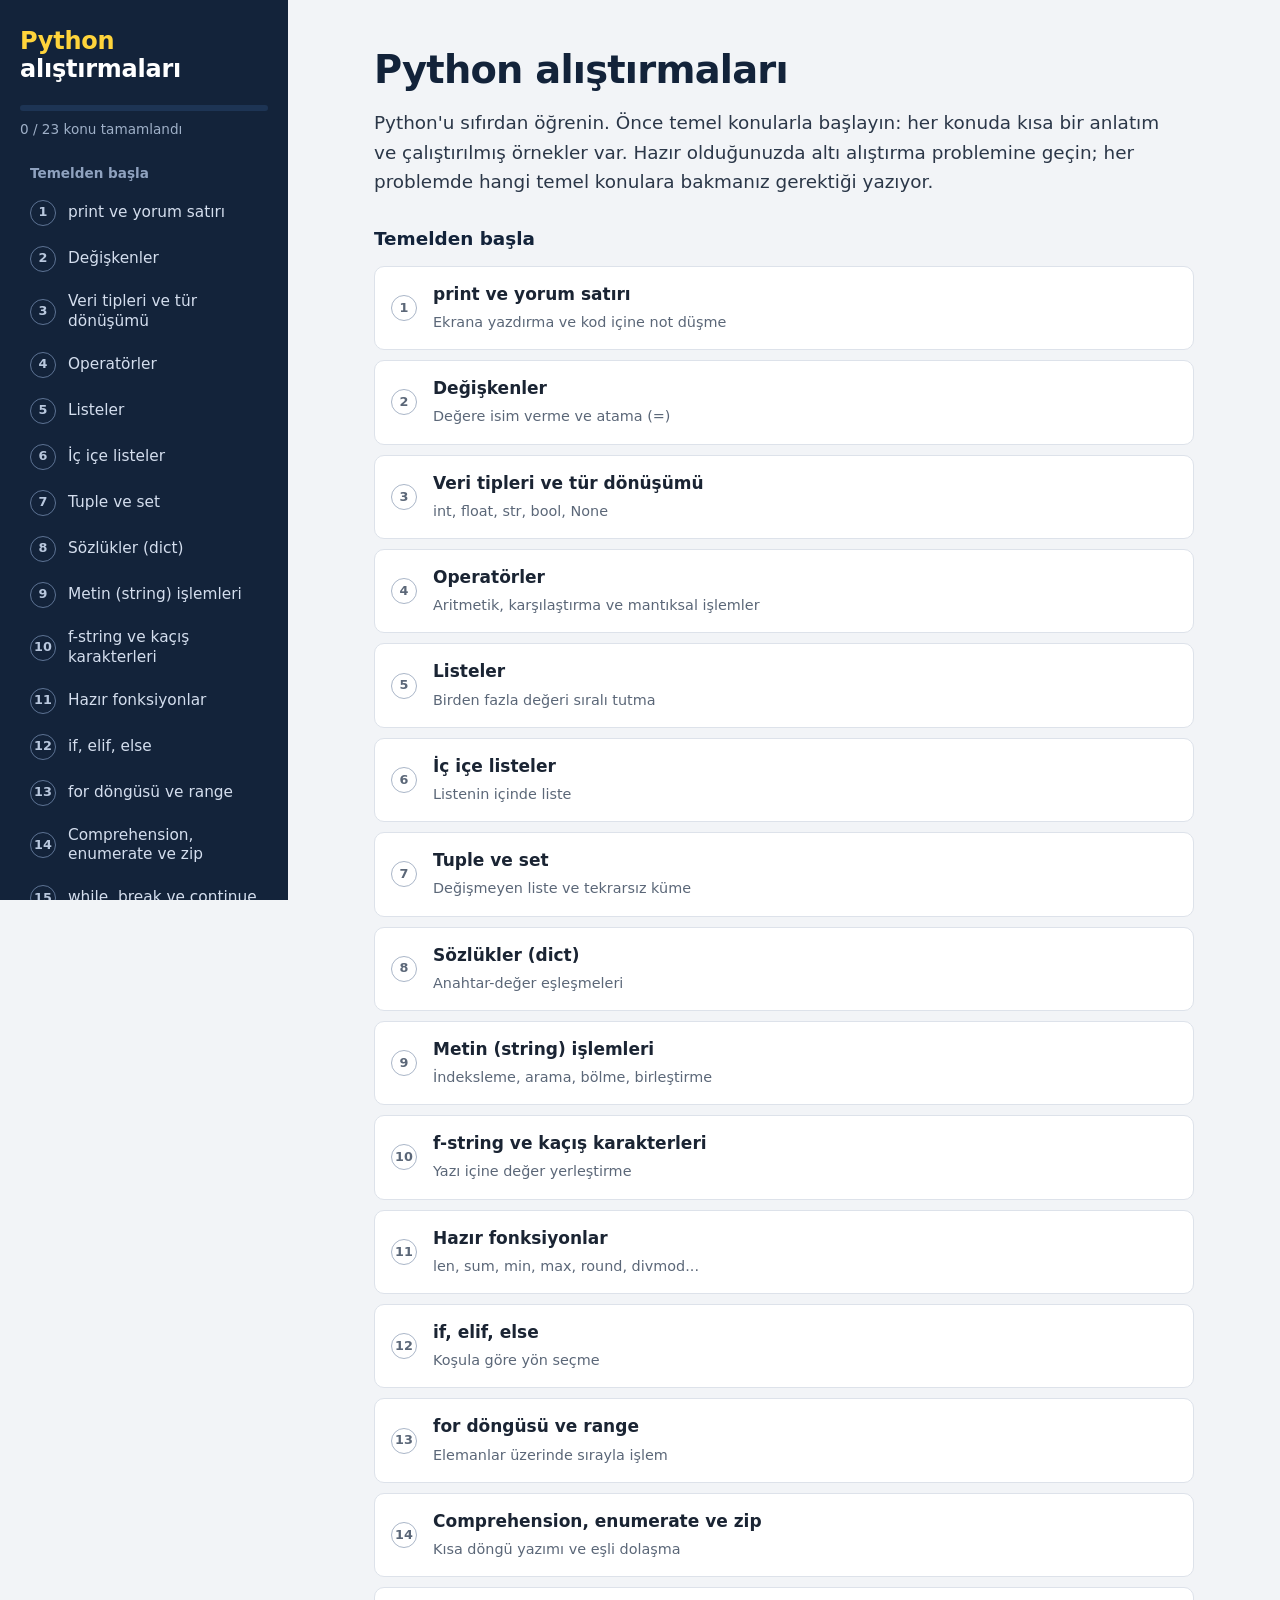
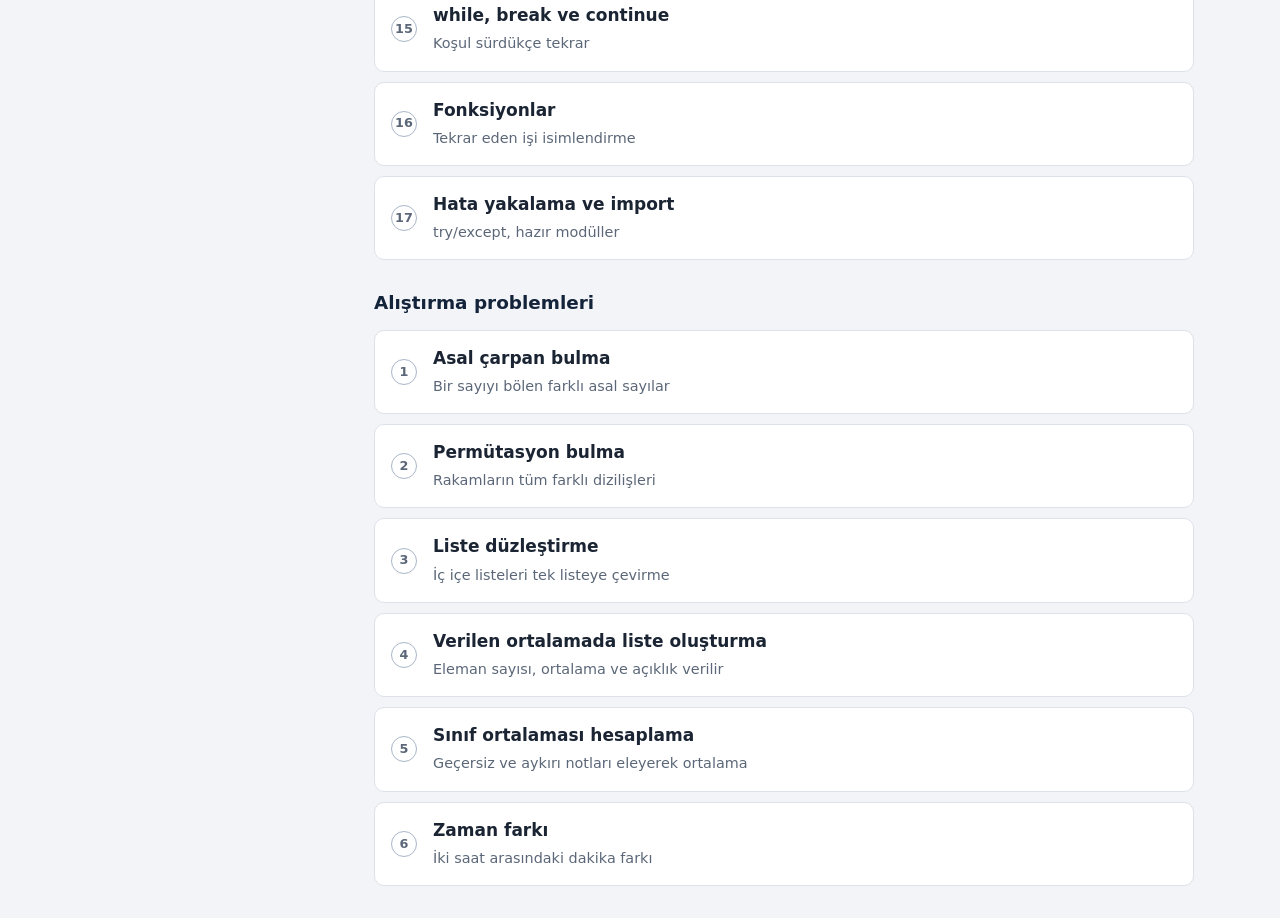
<file: index.html>
<!DOCTYPE html>
<html lang="tr">
<head>
<meta charset="utf-8">
<meta name="viewport" content="width=device-width, initial-scale=1">
<title>Python alıştırmaları: 6 problem, adım adım</title>
<meta name="description" content="Asal çarpan, permütasyon, liste düzleştirme, ortalama ve zaman farkı problemleri için çözümlü Python örnekleri.">
<script>document.documentElement.classList.add("js");</script>
<link rel="stylesheet" href="style.css">
</head>
<body>
<header class="topbar">
  <button id="menu-btn" class="menu-btn" type="button" aria-label="Menüyü aç" aria-expanded="false" aria-controls="sidebar">
    <span></span><span></span><span></span>
  </button>
  <span class="topbar-title">Python alıştırmaları</span>
</header>
<div id="scrim" class="scrim" hidden></div>

<aside id="sidebar" class="sidebar" aria-label="Konular">
  <a class="brand" href="#baslangic">Python<br>alıştırmaları</a>
  <div class="progress" aria-live="polite">
    <div class="progress-track"><div id="progress-bar" class="progress-bar"></div></div>
    <p id="progress-text">0 / 23 konu tamamlandı</p>
  </div>
  <nav class="nav">
<p class="nav-group">Temelden başla</p>
<a class="nav-link" href="#print-yorum" data-topic="print-yorum"><span class="num">1</span>print ve yorum satırı</a>
<a class="nav-link" href="#degiskenler" data-topic="degiskenler"><span class="num">2</span>Değişkenler</a>
<a class="nav-link" href="#veri-tipleri" data-topic="veri-tipleri"><span class="num">3</span>Veri tipleri ve tür dönüşümü</a>
<a class="nav-link" href="#operatorler" data-topic="operatorler"><span class="num">4</span>Operatörler</a>
<a class="nav-link" href="#listeler" data-topic="listeler"><span class="num">5</span>Listeler</a>
<a class="nav-link" href="#ic-ice-listeler" data-topic="ic-ice-listeler"><span class="num">6</span>İç içe listeler</a>
<a class="nav-link" href="#tuple-set" data-topic="tuple-set"><span class="num">7</span>Tuple ve set</a>
<a class="nav-link" href="#sozlukler" data-topic="sozlukler"><span class="num">8</span>Sözlükler (dict)</a>
<a class="nav-link" href="#string" data-topic="string"><span class="num">9</span>Metin (string) işlemleri</a>
<a class="nav-link" href="#bicimlendirme" data-topic="bicimlendirme"><span class="num">10</span>f-string ve kaçış karakterleri</a>
<a class="nav-link" href="#hazir-fonksiyonlar" data-topic="hazir-fonksiyonlar"><span class="num">11</span>Hazır fonksiyonlar</a>
<a class="nav-link" href="#if-else" data-topic="if-else"><span class="num">12</span>if, elif, else</a>
<a class="nav-link" href="#for-dongusu" data-topic="for-dongusu"><span class="num">13</span>for döngüsü ve range</a>
<a class="nav-link" href="#comprehension" data-topic="comprehension"><span class="num">14</span>Comprehension, enumerate ve zip</a>
<a class="nav-link" href="#while-dongusu" data-topic="while-dongusu"><span class="num">15</span>while, break ve continue</a>
<a class="nav-link" href="#fonksiyonlar" data-topic="fonksiyonlar"><span class="num">16</span>Fonksiyonlar</a>
<a class="nav-link" href="#hata-import" data-topic="hata-import"><span class="num">17</span>Hata yakalama ve import</a>
<p class="nav-group">Alıştırma problemleri</p>
<a class="nav-link" href="#asal-carpan" data-topic="asal-carpan"><span class="num">1</span>Asal çarpan bulma</a>
<a class="nav-link" href="#permutasyon" data-topic="permutasyon"><span class="num">2</span>Permütasyon bulma</a>
<a class="nav-link" href="#flatten" data-topic="flatten"><span class="num">3</span>Liste düzleştirme</a>
<a class="nav-link" href="#ortalama-liste" data-topic="ortalama-liste"><span class="num">4</span>Verilen ortalamada liste oluşturma</a>
<a class="nav-link" href="#sinif-ortalamasi" data-topic="sinif-ortalamasi"><span class="num">5</span>Sınıf ortalaması hesaplama</a>
<a class="nav-link" href="#zaman-farki" data-topic="zaman-farki"><span class="num">6</span>Zaman farkı</a>
  </nav>
  <button id="reset" class="reset" type="button">İlerlemeyi sıfırla</button>
</aside>

<main class="main" id="main">
  <section class="view" id="view-baslangic" aria-labelledby="h-baslangic">
    <h1 id="h-baslangic">Python alıştırmaları</h1>
    <p class="lead">Python'u sıfırdan öğrenin. Önce temel konularla başlayın: her konuda kısa bir anlatım ve çalıştırılmış örnekler var.
      Hazır olduğunuzda altı alıştırma problemine geçin; her problemde hangi temel konulara bakmanız gerektiği yazıyor.</p>
    <ul class="home-list">
<li class="home-group">Temelden başla</li>
<li><a class="home-item" href="#print-yorum" data-topic="print-yorum"><span class="num">1</span><span><strong>print ve yorum satırı</strong><small>Ekrana yazdırma ve kod içine not düşme</small></span></a></li>
<li><a class="home-item" href="#degiskenler" data-topic="degiskenler"><span class="num">2</span><span><strong>Değişkenler</strong><small>Değere isim verme ve atama (=)</small></span></a></li>
<li><a class="home-item" href="#veri-tipleri" data-topic="veri-tipleri"><span class="num">3</span><span><strong>Veri tipleri ve tür dönüşümü</strong><small>int, float, str, bool, None</small></span></a></li>
<li><a class="home-item" href="#operatorler" data-topic="operatorler"><span class="num">4</span><span><strong>Operatörler</strong><small>Aritmetik, karşılaştırma ve mantıksal işlemler</small></span></a></li>
<li><a class="home-item" href="#listeler" data-topic="listeler"><span class="num">5</span><span><strong>Listeler</strong><small>Birden fazla değeri sıralı tutma</small></span></a></li>
<li><a class="home-item" href="#ic-ice-listeler" data-topic="ic-ice-listeler"><span class="num">6</span><span><strong>İç içe listeler</strong><small>Listenin içinde liste</small></span></a></li>
<li><a class="home-item" href="#tuple-set" data-topic="tuple-set"><span class="num">7</span><span><strong>Tuple ve set</strong><small>Değişmeyen liste ve tekrarsız küme</small></span></a></li>
<li><a class="home-item" href="#sozlukler" data-topic="sozlukler"><span class="num">8</span><span><strong>Sözlükler (dict)</strong><small>Anahtar-değer eşleşmeleri</small></span></a></li>
<li><a class="home-item" href="#string" data-topic="string"><span class="num">9</span><span><strong>Metin (string) işlemleri</strong><small>İndeksleme, arama, bölme, birleştirme</small></span></a></li>
<li><a class="home-item" href="#bicimlendirme" data-topic="bicimlendirme"><span class="num">10</span><span><strong>f-string ve kaçış karakterleri</strong><small>Yazı içine değer yerleştirme</small></span></a></li>
<li><a class="home-item" href="#hazir-fonksiyonlar" data-topic="hazir-fonksiyonlar"><span class="num">11</span><span><strong>Hazır fonksiyonlar</strong><small>len, sum, min, max, round, divmod...</small></span></a></li>
<li><a class="home-item" href="#if-else" data-topic="if-else"><span class="num">12</span><span><strong>if, elif, else</strong><small>Koşula göre yön seçme</small></span></a></li>
<li><a class="home-item" href="#for-dongusu" data-topic="for-dongusu"><span class="num">13</span><span><strong>for döngüsü ve range</strong><small>Elemanlar üzerinde sırayla işlem</small></span></a></li>
<li><a class="home-item" href="#comprehension" data-topic="comprehension"><span class="num">14</span><span><strong>Comprehension, enumerate ve zip</strong><small>Kısa döngü yazımı ve eşli dolaşma</small></span></a></li>
<li><a class="home-item" href="#while-dongusu" data-topic="while-dongusu"><span class="num">15</span><span><strong>while, break ve continue</strong><small>Koşul sürdükçe tekrar</small></span></a></li>
<li><a class="home-item" href="#fonksiyonlar" data-topic="fonksiyonlar"><span class="num">16</span><span><strong>Fonksiyonlar</strong><small>Tekrar eden işi isimlendirme</small></span></a></li>
<li><a class="home-item" href="#hata-import" data-topic="hata-import"><span class="num">17</span><span><strong>Hata yakalama ve import</strong><small>try/except, hazır modüller</small></span></a></li>
<li class="home-group">Alıştırma problemleri</li>
<li><a class="home-item" href="#asal-carpan" data-topic="asal-carpan"><span class="num">1</span><span><strong>Asal çarpan bulma</strong><small>Bir sayıyı bölen farklı asal sayılar</small></span></a></li>
<li><a class="home-item" href="#permutasyon" data-topic="permutasyon"><span class="num">2</span><span><strong>Permütasyon bulma</strong><small>Rakamların tüm farklı dizilişleri</small></span></a></li>
<li><a class="home-item" href="#flatten" data-topic="flatten"><span class="num">3</span><span><strong>Liste düzleştirme</strong><small>İç içe listeleri tek listeye çevirme</small></span></a></li>
<li><a class="home-item" href="#ortalama-liste" data-topic="ortalama-liste"><span class="num">4</span><span><strong>Verilen ortalamada liste oluşturma</strong><small>Eleman sayısı, ortalama ve açıklık verilir</small></span></a></li>
<li><a class="home-item" href="#sinif-ortalamasi" data-topic="sinif-ortalamasi"><span class="num">5</span><span><strong>Sınıf ortalaması hesaplama</strong><small>Geçersiz ve aykırı notları eleyerek ortalama</small></span></a></li>
<li><a class="home-item" href="#zaman-farki" data-topic="zaman-farki"><span class="num">6</span><span><strong>Zaman farkı</strong><small>İki saat arasındaki dakika farkı</small></span></a></li>
    </ul>
  </section>
<section class="view" id="view-print-yorum" aria-labelledby="h-print-yorum">
  <p class="crumb">Konu 1 / 17</p>
  <h2 id="h-print-yorum">print ve yorum satırı</h2>
  <p class="lead">print, ekrana yazı veya sayı yazdırır. Yorum satırları ise koda not düşmek içindir; Python onları çalıştırmaz.</p>
  
  
  <h3 class="sub">Örnekler</h3>
  <article class="example" data-ex="print-yorum-1">
  <header><h3>İlk print</h3><span class="tag tag-nb">Notebook örneği</span></header>
  <p class="problem">Yazı ve sayıları ekrana yazdırın.</p>
  <div class="run">
    <pre class="code"><code>print("Hello World")
print(5)
print(3, 5, 6, 7)
print("Machine", "Learning")</code></pre>
    <div class="output">
      <div class="output-head">
        <span class="output-label">Çıktı</span>
        <button class="reveal" type="button" aria-expanded="false">Cevabı göster</button>
      </div>
      <p class="out-placeholder">Çıktıyı görmek için &ldquo;Cevabı göster&rdquo; düğmesine basın.</p>
      <pre class="out-body">Hello World
5
3 5 6 7
Machine Learning</pre>
    </div>
  </div>
  <button class="ex-mark" type="button" data-ex="print-yorum-1" aria-pressed="false">Örneği tamamladım</button>
</article><article class="example" data-ex="print-yorum-2">
  <header><h3>sep ve end</h3><span class="tag tag-nb">Notebook örneği</span></header>
  <p class="problem">Değerler arasındaki ayırıcıyı ve satır sonunu değiştirin.</p>
  <div class="run">
    <pre class="code"><code>print("Hello", "World", "Machine", "Learning", sep="---")
print("Hello", end="---")
print("World")</code></pre>
    <div class="output">
      <div class="output-head">
        <span class="output-label">Çıktı</span>
        <button class="reveal" type="button" aria-expanded="false">Cevabı göster</button>
      </div>
      <p class="out-placeholder">Çıktıyı görmek için &ldquo;Cevabı göster&rdquo; düğmesine basın.</p>
      <pre class="out-body">Hello---World---Machine---Learning
Hello---World</pre>
    </div>
  </div>
  <button class="ex-mark" type="button" data-ex="print-yorum-2" aria-pressed="false">Örneği tamamladım</button>
</article><article class="example" data-ex="print-yorum-3">
  <header><h3>Yorum satırı</h3><span class="tag tag-new">Yeni örnek</span></header>
  <p class="problem"># ile başlayan satırlar çalışmaz. Satırın sonuna da yorum yazılabilir.</p>
  <div class="run">
    <pre class="code"><code># Bu satır yorumdur, çalışmaz
print("Merhaba")  # satır sonundaki yorum
# print("Bu satır çalışmaz")</code></pre>
    <div class="output">
      <div class="output-head">
        <span class="output-label">Çıktı</span>
        <button class="reveal" type="button" aria-expanded="false">Cevabı göster</button>
      </div>
      <p class="out-placeholder">Çıktıyı görmek için &ldquo;Cevabı göster&rdquo; düğmesine basın.</p>
      <pre class="out-body">Merhaba</pre>
    </div>
  </div>
  <button class="ex-mark" type="button" data-ex="print-yorum-3" aria-pressed="false">Örneği tamamladım</button>
</article>
  <div class="topic-bar">
    <span class="topic-count" data-count="print-yorum" data-total="3">0 / 3 örnek</span>
    <button class="mark" type="button" data-topic="print-yorum" aria-pressed="false">Konuyu tamamlandı olarak işaretle</button>
  </div>
  <nav class="pager" aria-label="Konu gezinme"><a href="#baslangic">&larr; Başlangıç</a><a href="#degiskenler">Değişkenler &rarr;</a></nav>
</section>
<section class="view" id="view-degiskenler" aria-labelledby="h-degiskenler">
  <p class="crumb">Konu 2 / 17</p>
  <h2 id="h-degiskenler">Değişkenler</h2>
  <p class="lead">Değişken, bir değere verilen isimdir. = işareti sağdaki değeri soldaki isme atar. Okurken sağdan sola düşünün.</p>
  
  
  <h3 class="sub">Örnekler</h3>
  <article class="example" data-ex="degiskenler-1">
  <header><h3>Değer değişir</h3><span class="tag tag-nb">Notebook örneği</span></header>
  <p class="problem">Aynı değişkene sonradan farklı bir değer atayın.</p>
  <div class="run">
    <pre class="code"><code>x = 5
x = 10
print(x)

a = 10
b = 5
a = b
print(a, b)</code></pre>
    <div class="output">
      <div class="output-head">
        <span class="output-label">Çıktı</span>
        <button class="reveal" type="button" aria-expanded="false">Cevabı göster</button>
      </div>
      <p class="out-placeholder">Çıktıyı görmek için &ldquo;Cevabı göster&rdquo; düğmesine basın.</p>
      <pre class="out-body">10
5 5</pre>
    </div>
  </div>
  <button class="ex-mark" type="button" data-ex="degiskenler-1" aria-pressed="false">Örneği tamamladım</button>
</article><article class="example" data-ex="degiskenler-2">
  <header><h3>Zincirleme atama</h3><span class="tag tag-nb">Notebook örneği</span></header>
  <p class="problem">Üç değişkene aynı anda aynı değeri verin.</p>
  <div class="run">
    <pre class="code"><code>x = y = z = 20
print(x, y, z)</code></pre>
    <div class="output">
      <div class="output-head">
        <span class="output-label">Çıktı</span>
        <button class="reveal" type="button" aria-expanded="false">Cevabı göster</button>
      </div>
      <p class="out-placeholder">Çıktıyı görmek için &ldquo;Cevabı göster&rdquo; düğmesine basın.</p>
      <pre class="out-body">20 20 20</pre>
    </div>
  </div>
  <button class="ex-mark" type="button" data-ex="degiskenler-2" aria-pressed="false">Örneği tamamladım</button>
</article><article class="example" data-ex="degiskenler-3">
  <header><h3>Yer değiştirme</h3><span class="tag tag-new">Yeni örnek</span></header>
  <p class="problem">İki değişkenin değerlerini tek satırda takas edin.</p>
  <div class="run">
    <pre class="code"><code>a = 3
b = 8
a, b = b, a
print(a, b)</code></pre>
    <div class="output">
      <div class="output-head">
        <span class="output-label">Çıktı</span>
        <button class="reveal" type="button" aria-expanded="false">Cevabı göster</button>
      </div>
      <p class="out-placeholder">Çıktıyı görmek için &ldquo;Cevabı göster&rdquo; düğmesine basın.</p>
      <pre class="out-body">8 3</pre>
    </div>
  </div>
  <button class="ex-mark" type="button" data-ex="degiskenler-3" aria-pressed="false">Örneği tamamladım</button>
</article><article class="example" data-ex="degiskenler-4">
  <header><h3>Büyük/küçük harf</h3><span class="tag tag-new">Yeni örnek</span></header>
  <p class="problem">age ve Age farklı değişkenlerdir.</p>
  <div class="run">
    <pre class="code"><code>age = 20
Age = 30
print(age, Age)</code></pre>
    <div class="output">
      <div class="output-head">
        <span class="output-label">Çıktı</span>
        <button class="reveal" type="button" aria-expanded="false">Cevabı göster</button>
      </div>
      <p class="out-placeholder">Çıktıyı görmek için &ldquo;Cevabı göster&rdquo; düğmesine basın.</p>
      <pre class="out-body">20 30</pre>
    </div>
  </div>
  <button class="ex-mark" type="button" data-ex="degiskenler-4" aria-pressed="false">Örneği tamamladım</button>
</article>
  <div class="topic-bar">
    <span class="topic-count" data-count="degiskenler" data-total="4">0 / 4 örnek</span>
    <button class="mark" type="button" data-topic="degiskenler" aria-pressed="false">Konuyu tamamlandı olarak işaretle</button>
  </div>
  <nav class="pager" aria-label="Konu gezinme"><a href="#print-yorum">&larr; print ve yorum satırı</a><a href="#veri-tipleri">Veri tipleri ve tür dönüşümü &rarr;</a></nav>
</section>
<section class="view" id="view-veri-tipleri" aria-labelledby="h-veri-tipleri">
  <p class="crumb">Konu 3 / 17</p>
  <h2 id="h-veri-tipleri">Veri tipleri ve tür dönüşümü</h2>
  <p class="lead">Her değerin bir türü vardır: int (tam sayı), float (ondalıklı sayı), str (yazı), bool (True/False) ve None (boş). type() türü gösterir; int(), float(), str(), bool() ise türü değiştirir.</p>
  
  
  <h3 class="sub">Örnekler</h3>
  <article class="example" data-ex="veri-tipleri-1">
  <header><h3>type() ile tür öğrenme</h3><span class="tag tag-nb">Notebook örneği</span></header>
  <p class="problem">Beş farklı değerin türünü yazdırın.</p>
  <div class="run">
    <pre class="code"><code>print(type(5))
print(type(3.14))
print(type("Hello"))
print(type(True))
print(type(None))</code></pre>
    <div class="output">
      <div class="output-head">
        <span class="output-label">Çıktı</span>
        <button class="reveal" type="button" aria-expanded="false">Cevabı göster</button>
      </div>
      <p class="out-placeholder">Çıktıyı görmek için &ldquo;Cevabı göster&rdquo; düğmesine basın.</p>
      <pre class="out-body">&lt;class 'int'&gt;
&lt;class 'float'&gt;
&lt;class 'str'&gt;
&lt;class 'bool'&gt;
&lt;class 'NoneType'&gt;</pre>
    </div>
  </div>
  <button class="ex-mark" type="button" data-ex="veri-tipleri-1" aria-pressed="false">Örneği tamamladım</button>
</article><article class="example" data-ex="veri-tipleri-2">
  <header><h3>Tür dönüşümü</h3><span class="tag tag-nb">Notebook örneği</span></header>
  <p class="problem">int, float ve str dönüşümlerini deneyin.</p>
  <div class="run">
    <pre class="code"><code>x = 5.5
y = int(x)
print(y, type(y))
print(float(5))
print(str(5.0))
print(int("5"))</code></pre>
    <div class="output">
      <div class="output-head">
        <span class="output-label">Çıktı</span>
        <button class="reveal" type="button" aria-expanded="false">Cevabı göster</button>
      </div>
      <p class="out-placeholder">Çıktıyı görmek için &ldquo;Cevabı göster&rdquo; düğmesine basın.</p>
      <pre class="out-body">5 &lt;class 'int'&gt;
5.0
5.0
5</pre>
    </div>
  </div>
  <button class="ex-mark" type="button" data-ex="veri-tipleri-2" aria-pressed="false">Örneği tamamladım</button>
</article><article class="example" data-ex="veri-tipleri-3">
  <header><h3>bool dönüşümü</h3><span class="tag tag-nb">Notebook örneği</span></header>
  <p class="problem">Hangi değerler False olur?</p>
  <div class="run">
    <pre class="code"><code>print(bool(5), bool(-55), bool(0))
print(bool("a"), bool(""), bool(None))</code></pre>
    <div class="output">
      <div class="output-head">
        <span class="output-label">Çıktı</span>
        <button class="reveal" type="button" aria-expanded="false">Cevabı göster</button>
      </div>
      <p class="out-placeholder">Çıktıyı görmek için &ldquo;Cevabı göster&rdquo; düğmesine basın.</p>
      <pre class="out-body">True True False
True False False</pre>
    </div>
  </div>
  <button class="ex-mark" type="button" data-ex="veri-tipleri-3" aria-pressed="false">Örneği tamamladım</button>
</article><article class="example" data-ex="veri-tipleri-4">
  <header><h3>input her zaman str verir</h3><span class="tag tag-new">Yeni örnek</span></header>
  <p class="problem">Kullanıcıdan gelen "7" bir yazıdır; toplamak yerine yan yana yazılır.</p>
  <div class="run">
    <pre class="code"><code>a = "7"  # input("Sayı: ") ile gelen değer de böyle str olur
print(a + a)
print(int(a) + int(a))</code></pre>
    <div class="output">
      <div class="output-head">
        <span class="output-label">Çıktı</span>
        <button class="reveal" type="button" aria-expanded="false">Cevabı göster</button>
      </div>
      <p class="out-placeholder">Çıktıyı görmek için &ldquo;Cevabı göster&rdquo; düğmesine basın.</p>
      <pre class="out-body">77
14</pre>
    </div>
  </div>
  <button class="ex-mark" type="button" data-ex="veri-tipleri-4" aria-pressed="false">Örneği tamamladım</button>
</article><article class="example" data-ex="veri-tipleri-5">
  <header><h3>Dönüştürülemeyen değer</h3><span class="tag tag-new">Yeni örnek</span></header>
  <p class="problem">Sayıya benzemeyen bir yazı int() ile çevrilemez.</p>
  <div class="run">
    <pre class="code"><code>x = "5a"
print(int(x))</code></pre>
    <div class="output err">
      <div class="output-head">
        <span class="output-label">Çıktı (hata)</span>
        <button class="reveal" type="button" aria-expanded="false">Cevabı göster</button>
      </div>
      <p class="out-placeholder">Çıktıyı görmek için &ldquo;Cevabı göster&rdquo; düğmesine basın.</p>
      <pre class="out-body">Traceback (most recent call last):
  ...
ValueError: invalid literal for int() with base 10: '5a'</pre>
    </div>
  </div>
  <button class="ex-mark" type="button" data-ex="veri-tipleri-5" aria-pressed="false">Örneği tamamladım</button>
</article>
  <div class="topic-bar">
    <span class="topic-count" data-count="veri-tipleri" data-total="5">0 / 5 örnek</span>
    <button class="mark" type="button" data-topic="veri-tipleri" aria-pressed="false">Konuyu tamamlandı olarak işaretle</button>
  </div>
  <nav class="pager" aria-label="Konu gezinme"><a href="#degiskenler">&larr; Değişkenler</a><a href="#operatorler">Operatörler &rarr;</a></nav>
</section>
<section class="view" id="view-operatorler" aria-labelledby="h-operatorler">
  <p class="crumb">Konu 4 / 17</p>
  <h2 id="h-operatorler">Operatörler</h2>
  <p class="lead">Operatörler değerler üzerinde işlem yapar. Aritmetik operatörler sayı üretir, karşılaştırma operatörleri True/False üretir, mantıksal operatörler (and, or, not) ise koşulları birleştirir.</p>
  
  
  <h3 class="sub">Örnekler</h3>
  <article class="example" data-ex="operatorler-1">
  <header><h3>Aritmetik operatörler</h3><span class="tag tag-nb">Notebook örneği</span></header>
  <p class="problem">Dört işlemi ve bölme, kalan, üs işlemlerini yazdırın.</p>
  <div class="run">
    <pre class="code"><code>print(5 + 10)
print(3 - 5)
print(2 * 5)
print(10 / 3)
print(6 // 2)
print(10 % 3)
print(2 ** 0.5)</code></pre>
    <div class="output">
      <div class="output-head">
        <span class="output-label">Çıktı</span>
        <button class="reveal" type="button" aria-expanded="false">Cevabı göster</button>
      </div>
      <p class="out-placeholder">Çıktıyı görmek için &ldquo;Cevabı göster&rdquo; düğmesine basın.</p>
      <pre class="out-body">15
-2
10
3.3333333333333335
3
1
1.4142135623730951</pre>
    </div>
  </div>
  <button class="ex-mark" type="button" data-ex="operatorler-1" aria-pressed="false">Örneği tamamladım</button>
</article><article class="example" data-ex="operatorler-2">
  <header><h3>İşlem önceliği</h3><span class="tag tag-nb">Notebook örneği</span></header>
  <p class="problem">Parantezin sonucu nasıl değiştirdiğini görün.</p>
  <div class="run">
    <pre class="code"><code>print(5 ** (2 + 6) / 2)
print(2 + 3 * 4)
print((2 + 3) * 4)</code></pre>
    <div class="output">
      <div class="output-head">
        <span class="output-label">Çıktı</span>
        <button class="reveal" type="button" aria-expanded="false">Cevabı göster</button>
      </div>
      <p class="out-placeholder">Çıktıyı görmek için &ldquo;Cevabı göster&rdquo; düğmesine basın.</p>
      <pre class="out-body">195312.5
14
20</pre>
    </div>
  </div>
  <button class="ex-mark" type="button" data-ex="operatorler-2" aria-pressed="false">Örneği tamamladım</button>
</article><article class="example" data-ex="operatorler-3">
  <header><h3>Bileşik atama</h3><span class="tag tag-nb">Notebook örneği</span></header>
  <p class="problem">a += 5, a = a + 5 ile aynı anlama gelir.</p>
  <div class="run">
    <pre class="code"><code>a = 5
a += 5
print(a)
a -= 3
a *= 2
a //= 5
print(a)</code></pre>
    <div class="output">
      <div class="output-head">
        <span class="output-label">Çıktı</span>
        <button class="reveal" type="button" aria-expanded="false">Cevabı göster</button>
      </div>
      <p class="out-placeholder">Çıktıyı görmek için &ldquo;Cevabı göster&rdquo; düğmesine basın.</p>
      <pre class="out-body">10
2</pre>
    </div>
  </div>
  <button class="ex-mark" type="button" data-ex="operatorler-3" aria-pressed="false">Örneği tamamladım</button>
</article><article class="example" data-ex="operatorler-4">
  <header><h3>Karşılaştırma</h3><span class="tag tag-nb">Notebook örneği</span></header>
  <p class="problem">Sayı, yazı ve zincirleme karşılaştırmalar.</p>
  <div class="run">
    <pre class="code"><code>print(5 == 3, 5 != 3, 4 &gt; 3, 5 &gt;= 5)
print(5 == "5", "5" == "5")
print("Zebra" &gt; "zebra")
print(3 &lt; 6 &lt; 8)</code></pre>
    <div class="output">
      <div class="output-head">
        <span class="output-label">Çıktı</span>
        <button class="reveal" type="button" aria-expanded="false">Cevabı göster</button>
      </div>
      <p class="out-placeholder">Çıktıyı görmek için &ldquo;Cevabı göster&rdquo; düğmesine basın.</p>
      <pre class="out-body">False True True True
False True
False
True</pre>
    </div>
  </div>
  <button class="ex-mark" type="button" data-ex="operatorler-4" aria-pressed="false">Örneği tamamladım</button>
</article><article class="example" data-ex="operatorler-5">
  <header><h3>and, or, not</h3><span class="tag tag-nb">Notebook örneği</span></header>
  <p class="problem">Mantıksal operatörler değer de döndürebilir.</p>
  <div class="run">
    <pre class="code"><code>print(1 and 3 and 5)
print(0 or 11 or 0)
print(5 &gt; 3 and 7 &lt; 6)
print(not 0)</code></pre>
    <div class="output">
      <div class="output-head">
        <span class="output-label">Çıktı</span>
        <button class="reveal" type="button" aria-expanded="false">Cevabı göster</button>
      </div>
      <p class="out-placeholder">Çıktıyı görmek için &ldquo;Cevabı göster&rdquo; düğmesine basın.</p>
      <pre class="out-body">5
11
False
True</pre>
    </div>
  </div>
  <button class="ex-mark" type="button" data-ex="operatorler-5" aria-pressed="false">Örneği tamamladım</button>
</article><article class="example" data-ex="operatorler-6">
  <header><h3>Çift mi, tek mi?</h3><span class="tag tag-new">Yeni örnek</span></header>
  <p class="problem">Bir sayı 2'ye bölününce kalan 0 ise çifttir.</p>
  <div class="run">
    <pre class="code"><code>print(7 % 2 == 0)
print(10 % 2 == 0)</code></pre>
    <div class="output">
      <div class="output-head">
        <span class="output-label">Çıktı</span>
        <button class="reveal" type="button" aria-expanded="false">Cevabı göster</button>
      </div>
      <p class="out-placeholder">Çıktıyı görmek için &ldquo;Cevabı göster&rdquo; düğmesine basın.</p>
      <pre class="out-body">False
True</pre>
    </div>
  </div>
  <button class="ex-mark" type="button" data-ex="operatorler-6" aria-pressed="false">Örneği tamamladım</button>
</article><article class="example" data-ex="operatorler-7">
  <header><h3>Saniyeyi dakikaya çevirme</h3><span class="tag tag-new">Yeni örnek</span></header>
  <p class="problem">// ile tam dakikayı, % ile kalan saniyeyi bulun.</p>
  <div class="run">
    <pre class="code"><code>saniye = 200
print(saniye // 60, "dk", saniye % 60, "sn")</code></pre>
    <div class="output">
      <div class="output-head">
        <span class="output-label">Çıktı</span>
        <button class="reveal" type="button" aria-expanded="false">Cevabı göster</button>
      </div>
      <p class="out-placeholder">Çıktıyı görmek için &ldquo;Cevabı göster&rdquo; düğmesine basın.</p>
      <pre class="out-body">3 dk 20 sn</pre>
    </div>
  </div>
  <button class="ex-mark" type="button" data-ex="operatorler-7" aria-pressed="false">Örneği tamamladım</button>
</article>
  <div class="topic-bar">
    <span class="topic-count" data-count="operatorler" data-total="7">0 / 7 örnek</span>
    <button class="mark" type="button" data-topic="operatorler" aria-pressed="false">Konuyu tamamlandı olarak işaretle</button>
  </div>
  <nav class="pager" aria-label="Konu gezinme"><a href="#veri-tipleri">&larr; Veri tipleri ve tür dönüşümü</a><a href="#listeler">Listeler &rarr;</a></nav>
</section>
<section class="view" id="view-listeler" aria-labelledby="h-listeler">
  <p class="crumb">Konu 5 / 17</p>
  <h2 id="h-listeler">Listeler</h2>
  <p class="lead">Liste, birden çok değeri tek değişkende tutar. Köşeli parantezle tanımlanır, farklı türleri bir arada tutabilir ve sonradan değiştirilebilir.</p>
  
  
  <h3 class="sub">Örnekler</h3>
  <article class="example" data-ex="listeler-1">
  <header><h3>İndeksleme</h3><span class="tag tag-nb">Notebook örneği</span></header>
  <p class="problem">Baştan ve sondan elemanlara ulaşın.</p>
  <div class="run">
    <pre class="code"><code>liste = ["Machine", "Learning", "Supervised", "Learning"]
print(liste[0])
print(liste[2])
print(liste[-1])</code></pre>
    <div class="output">
      <div class="output-head">
        <span class="output-label">Çıktı</span>
        <button class="reveal" type="button" aria-expanded="false">Cevabı göster</button>
      </div>
      <p class="out-placeholder">Çıktıyı görmek için &ldquo;Cevabı göster&rdquo; düğmesine basın.</p>
      <pre class="out-body">Machine
Supervised
Learning</pre>
    </div>
  </div>
  <button class="ex-mark" type="button" data-ex="listeler-1" aria-pressed="false">Örneği tamamladım</button>
</article><article class="example" data-ex="listeler-2">
  <header><h3>Dilimleme</h3><span class="tag tag-nb">Notebook örneği</span></header>
  <p class="problem">Belirli bir aralığı alın, adım verin, listeyi ters çevirin.</p>
  <div class="run">
    <pre class="code"><code>liste = ["Machine", "Learning", "Supervised", "Learning"]
print(liste[0:2])
print(liste[0:3:2])
print(liste[::-1])</code></pre>
    <div class="output">
      <div class="output-head">
        <span class="output-label">Çıktı</span>
        <button class="reveal" type="button" aria-expanded="false">Cevabı göster</button>
      </div>
      <p class="out-placeholder">Çıktıyı görmek için &ldquo;Cevabı göster&rdquo; düğmesine basın.</p>
      <pre class="out-body">['Machine', 'Learning']
['Machine', 'Supervised']
['Learning', 'Supervised', 'Learning', 'Machine']</pre>
    </div>
  </div>
  <button class="ex-mark" type="button" data-ex="listeler-2" aria-pressed="false">Örneği tamamladım</button>
</article><article class="example" data-ex="listeler-3">
  <header><h3>Ekleme ve silme</h3><span class="tag tag-nb">Notebook örneği</span></header>
  <p class="problem">append, insert, extend, remove ve pop metotlarını sırayla uygulayın.</p>
  <div class="run">
    <pre class="code"><code>liste = ["A", "B", "C", "D"]
liste.append("E")
liste.insert(3, "Ç")
liste.extend(["F", "G"])
print(liste)
liste.remove("A")
liste.pop(0)
print(liste)</code></pre>
    <div class="output">
      <div class="output-head">
        <span class="output-label">Çıktı</span>
        <button class="reveal" type="button" aria-expanded="false">Cevabı göster</button>
      </div>
      <p class="out-placeholder">Çıktıyı görmek için &ldquo;Cevabı göster&rdquo; düğmesine basın.</p>
      <pre class="out-body">['A', 'B', 'C', 'Ç', 'D', 'E', 'F', 'G']
['C', 'Ç', 'D', 'E', 'F', 'G']</pre>
    </div>
  </div>
  <button class="ex-mark" type="button" data-ex="listeler-3" aria-pressed="false">Örneği tamamladım</button>
</article><article class="example" data-ex="listeler-4">
  <header><h3>append ve extend farkı</h3><span class="tag tag-nb">Notebook örneği</span></header>
  <p class="problem">append listeyi tek eleman olarak, extend elemanlarını ayrı ayrı ekler.</p>
  <div class="run">
    <pre class="code"><code>l1 = ["A", "B"]
l1.append(["E", "F"])
print(l1)
l2 = ["A", "B"]
l2.extend(["E", "F"])
print(l2)</code></pre>
    <div class="output">
      <div class="output-head">
        <span class="output-label">Çıktı</span>
        <button class="reveal" type="button" aria-expanded="false">Cevabı göster</button>
      </div>
      <p class="out-placeholder">Çıktıyı görmek için &ldquo;Cevabı göster&rdquo; düğmesine basın.</p>
      <pre class="out-body">['A', 'B', ['E', 'F']]
['A', 'B', 'E', 'F']</pre>
    </div>
  </div>
  <button class="ex-mark" type="button" data-ex="listeler-4" aria-pressed="false">Örneği tamamladım</button>
</article><article class="example" data-ex="listeler-5">
  <header><h3>Sıralama, sayma, arama</h3><span class="tag tag-nb">Notebook örneği</span></header>
  <p class="problem">sort, index ve count metotları.</p>
  <div class="run">
    <pre class="code"><code>sayilar = [5, 3, 4, 7, 8, 92, 2, 1]
sayilar.sort()
print(sayilar)
sayilar.sort(reverse=True)
print(sayilar)
print(sayilar.index(92), sayilar.count(3))</code></pre>
    <div class="output">
      <div class="output-head">
        <span class="output-label">Çıktı</span>
        <button class="reveal" type="button" aria-expanded="false">Cevabı göster</button>
      </div>
      <p class="out-placeholder">Çıktıyı görmek için &ldquo;Cevabı göster&rdquo; düğmesine basın.</p>
      <pre class="out-body">[1, 2, 3, 4, 5, 7, 8, 92]
[92, 8, 7, 5, 4, 3, 2, 1]
0 1</pre>
    </div>
  </div>
  <button class="ex-mark" type="button" data-ex="listeler-5" aria-pressed="false">Örneği tamamladım</button>
</article><article class="example" data-ex="listeler-6">
  <header><h3>Kopya mı, aynı liste mi?</h3><span class="tag tag-new">Yeni örnek</span></header>
  <p class="problem">b = a aynı listeyi gösterir; copy() bağımsız kopya üretir.</p>
  <div class="run">
    <pre class="code"><code>a = [1, 2, 3]
b = a
c = a.copy()
a.append(4)
print(a, b, c)</code></pre>
    <div class="output">
      <div class="output-head">
        <span class="output-label">Çıktı</span>
        <button class="reveal" type="button" aria-expanded="false">Cevabı göster</button>
      </div>
      <p class="out-placeholder">Çıktıyı görmek için &ldquo;Cevabı göster&rdquo; düğmesine basın.</p>
      <pre class="out-body">[1, 2, 3, 4] [1, 2, 3, 4] [1, 2, 3]</pre>
    </div>
  </div>
  <button class="ex-mark" type="button" data-ex="listeler-6" aria-pressed="false">Örneği tamamladım</button>
</article><article class="example" data-ex="listeler-7">
  <header><h3>Listede olmayan indeks</h3><span class="tag tag-new">Yeni örnek</span></header>
  <p class="problem">3 elemanlı listede en son indeks 2'dir.</p>
  <div class="run">
    <pre class="code"><code>liste = [1, 2, 3]
print(liste[3])</code></pre>
    <div class="output err">
      <div class="output-head">
        <span class="output-label">Çıktı (hata)</span>
        <button class="reveal" type="button" aria-expanded="false">Cevabı göster</button>
      </div>
      <p class="out-placeholder">Çıktıyı görmek için &ldquo;Cevabı göster&rdquo; düğmesine basın.</p>
      <pre class="out-body">Traceback (most recent call last):
  ...
IndexError: list index out of range</pre>
    </div>
  </div>
  <button class="ex-mark" type="button" data-ex="listeler-7" aria-pressed="false">Örneği tamamladım</button>
</article>
  <div class="topic-bar">
    <span class="topic-count" data-count="listeler" data-total="7">0 / 7 örnek</span>
    <button class="mark" type="button" data-topic="listeler" aria-pressed="false">Konuyu tamamlandı olarak işaretle</button>
  </div>
  <nav class="pager" aria-label="Konu gezinme"><a href="#operatorler">&larr; Operatörler</a><a href="#ic-ice-listeler">İç içe listeler &rarr;</a></nav>
</section>
<section class="view" id="view-ic-ice-listeler" aria-labelledby="h-ic-ice-listeler">
  <p class="crumb">Konu 6 / 17</p>
  <h2 id="h-ic-ice-listeler">İç içe listeler</h2>
  <p class="lead">Bir listenin elemanı başka bir liste olabilir. İçerideki elemana ulaşmak için indeksler art arda yazılır: önce dış liste, sonra iç liste.</p>
  
  
  <h3 class="sub">Örnekler</h3>
  <article class="example" data-ex="ic-ice-listeler-1">
  <header><h3>Art arda indeksleme</h3><span class="tag tag-nb">Notebook örneği</span></header>
  <p class="problem">3x3 bir tablodan satır ve tek tek değer alın.</p>
  <div class="run">
    <pre class="code"><code>liste = [[1, 2, 3], [4, 5, 6], [7, 8, 9]]
print(liste[0])
print(liste[0][1])
print(liste[-1][-1])</code></pre>
    <div class="output">
      <div class="output-head">
        <span class="output-label">Çıktı</span>
        <button class="reveal" type="button" aria-expanded="false">Cevabı göster</button>
      </div>
      <p class="out-placeholder">Çıktıyı görmek için &ldquo;Cevabı göster&rdquo; düğmesine basın.</p>
      <pre class="out-body">[1, 2, 3]
2
9</pre>
    </div>
  </div>
  <button class="ex-mark" type="button" data-ex="ic-ice-listeler-1" aria-pressed="false">Örneği tamamladım</button>
</article><article class="example" data-ex="ic-ice-listeler-2">
  <header><h3>Satır toplamları</h3><span class="tag tag-new">Yeni örnek</span></header>
  <p class="problem">Her iç listenin toplamını yazdırın. for döngüsünü ilerleyen konuda ayrıntılı göreceksiniz.</p>
  <div class="run">
    <pre class="code"><code>liste = [[1, 2, 3], [4, 5, 6], [7, 8, 9]]
for satir in liste:
    print(satir, sum(satir))</code></pre>
    <div class="output">
      <div class="output-head">
        <span class="output-label">Çıktı</span>
        <button class="reveal" type="button" aria-expanded="false">Cevabı göster</button>
      </div>
      <p class="out-placeholder">Çıktıyı görmek için &ldquo;Cevabı göster&rdquo; düğmesine basın.</p>
      <pre class="out-body">[1, 2, 3] 6
[4, 5, 6] 15
[7, 8, 9] 24</pre>
    </div>
  </div>
  <button class="ex-mark" type="button" data-ex="ic-ice-listeler-2" aria-pressed="false">Örneği tamamladım</button>
</article><article class="example" data-ex="ic-ice-listeler-3">
  <header><h3>Eleman liste mi?</h3><span class="tag tag-new">Yeni örnek</span></header>
  <p class="problem">Karışık bir listede hangi elemanlar liste?</p>
  <div class="run">
    <pre class="code"><code>veriler = [1, [2, 3], "yazı", []]
for eleman in veriler:
    print(eleman, isinstance(eleman, list))</code></pre>
    <div class="output">
      <div class="output-head">
        <span class="output-label">Çıktı</span>
        <button class="reveal" type="button" aria-expanded="false">Cevabı göster</button>
      </div>
      <p class="out-placeholder">Çıktıyı görmek için &ldquo;Cevabı göster&rdquo; düğmesine basın.</p>
      <pre class="out-body">1 False
[2, 3] True
yazı False
[] True</pre>
    </div>
  </div>
  <button class="ex-mark" type="button" data-ex="ic-ice-listeler-3" aria-pressed="false">Örneği tamamladım</button>
</article>
  <div class="topic-bar">
    <span class="topic-count" data-count="ic-ice-listeler" data-total="3">0 / 3 örnek</span>
    <button class="mark" type="button" data-topic="ic-ice-listeler" aria-pressed="false">Konuyu tamamlandı olarak işaretle</button>
  </div>
  <nav class="pager" aria-label="Konu gezinme"><a href="#listeler">&larr; Listeler</a><a href="#tuple-set">Tuple ve set &rarr;</a></nav>
</section>
<section class="view" id="view-tuple-set" aria-labelledby="h-tuple-set">
  <p class="crumb">Konu 7 / 17</p>
  <h2 id="h-tuple-set">Tuple ve set</h2>
  <p class="lead">Tuple, değiştirilemeyen bir listedir ve parantezle yazılır. Set ise sırasız ve tekrarsız elemanlardan oluşan bir kümedir; süslü parantezle yazılır.</p>
  
  
  <h3 class="sub">Örnekler</h3>
  <article class="example" data-ex="tuple-set-1">
  <header><h3>Tuple kullanımı</h3><span class="tag tag-nb">Notebook örneği</span></header>
  <p class="problem">İndeksleme, count ve index; tek elemanlı tuple.</p>
  <div class="run">
    <pre class="code"><code>t = ("A", "B", "C", "D", "E")
print(t[0], t[-1])
t = (1, 2, 2, 3)
print(t.count(2), t.index(3))
print(type((5,)), type((5)))</code></pre>
    <div class="output">
      <div class="output-head">
        <span class="output-label">Çıktı</span>
        <button class="reveal" type="button" aria-expanded="false">Cevabı göster</button>
      </div>
      <p class="out-placeholder">Çıktıyı görmek için &ldquo;Cevabı göster&rdquo; düğmesine basın.</p>
      <pre class="out-body">A E
2 3
&lt;class 'tuple'&gt; &lt;class 'int'&gt;</pre>
    </div>
  </div>
  <button class="ex-mark" type="button" data-ex="tuple-set-1" aria-pressed="false">Örneği tamamladım</button>
</article><article class="example" data-ex="tuple-set-2">
  <header><h3>Tuple değiştirilemez</h3><span class="tag tag-nb">Notebook örneği</span></header>
  <p class="problem">Eleman atamaya çalışmak hata verir.</p>
  <div class="run">
    <pre class="code"><code>t = (1, 2, 3)
t[1] = 5</code></pre>
    <div class="output err">
      <div class="output-head">
        <span class="output-label">Çıktı (hata)</span>
        <button class="reveal" type="button" aria-expanded="false">Cevabı göster</button>
      </div>
      <p class="out-placeholder">Çıktıyı görmek için &ldquo;Cevabı göster&rdquo; düğmesine basın.</p>
      <pre class="out-body">Traceback (most recent call last):
  ...
TypeError: 'tuple' object does not support item assignment</pre>
    </div>
  </div>
  <button class="ex-mark" type="button" data-ex="tuple-set-2" aria-pressed="false">Örneği tamamladım</button>
</article><article class="example" data-ex="tuple-set-3">
  <header><h3>Set işlemleri</h3><span class="tag tag-nb">Notebook örneği</span></header>
  <p class="problem">Tekrarlı eleman eklenmez; update, discard ve remove.</p>
  <div class="run">
    <pre class="code"><code>s = {1, 2}
s.add(2)
print(s)
s.update((4, 5, 6))
print(s)
s.discard(10)
s.remove(2)
print(s)</code></pre>
    <div class="output">
      <div class="output-head">
        <span class="output-label">Çıktı</span>
        <button class="reveal" type="button" aria-expanded="false">Cevabı göster</button>
      </div>
      <p class="out-placeholder">Çıktıyı görmek için &ldquo;Cevabı göster&rdquo; düğmesine basın.</p>
      <pre class="out-body">{1, 2}
{1, 2, 4, 5, 6}
{1, 4, 5, 6}</pre>
    </div>
  </div>
  <button class="ex-mark" type="button" data-ex="tuple-set-3" aria-pressed="false">Örneği tamamladım</button>
</article><article class="example" data-ex="tuple-set-4">
  <header><h3>Küme matematiği</h3><span class="tag tag-nb">Notebook örneği</span></header>
  <p class="problem">İki kümenin birleşimi, kesişimi, farkı ve simetrik farkı.</p>
  <div class="run">
    <pre class="code"><code>A = {1, 2, 3}
B = {3, 4, 5}
print(A | B)
print(A &amp; B)
print(A - B)
print(A ^ B)</code></pre>
    <div class="output">
      <div class="output-head">
        <span class="output-label">Çıktı</span>
        <button class="reveal" type="button" aria-expanded="false">Cevabı göster</button>
      </div>
      <p class="out-placeholder">Çıktıyı görmek için &ldquo;Cevabı göster&rdquo; düğmesine basın.</p>
      <pre class="out-body">{1, 2, 3, 4, 5}
{3}
{1, 2}
{1, 2, 4, 5}</pre>
    </div>
  </div>
  <button class="ex-mark" type="button" data-ex="tuple-set-4" aria-pressed="false">Örneği tamamladım</button>
</article><article class="example" data-ex="tuple-set-5">
  <header><h3>Tekrarları temizleme</h3><span class="tag tag-new">Yeni örnek</span></header>
  <p class="problem">Listeyi sete çevirmek tekrar eden değerleri atar.</p>
  <div class="run">
    <pre class="code"><code>notlar = [3, 1, 3, 2, 1]
print(sorted(set(notlar)))
print(len(notlar), len(set(notlar)))</code></pre>
    <div class="output">
      <div class="output-head">
        <span class="output-label">Çıktı</span>
        <button class="reveal" type="button" aria-expanded="false">Cevabı göster</button>
      </div>
      <p class="out-placeholder">Çıktıyı görmek için &ldquo;Cevabı göster&rdquo; düğmesine basın.</p>
      <pre class="out-body">[1, 2, 3]
5 3</pre>
    </div>
  </div>
  <button class="ex-mark" type="button" data-ex="tuple-set-5" aria-pressed="false">Örneği tamamladım</button>
</article>
  <div class="topic-bar">
    <span class="topic-count" data-count="tuple-set" data-total="5">0 / 5 örnek</span>
    <button class="mark" type="button" data-topic="tuple-set" aria-pressed="false">Konuyu tamamlandı olarak işaretle</button>
  </div>
  <nav class="pager" aria-label="Konu gezinme"><a href="#ic-ice-listeler">&larr; İç içe listeler</a><a href="#sozlukler">Sözlükler (dict) &rarr;</a></nav>
</section>
<section class="view" id="view-sozlukler" aria-labelledby="h-sozlukler">
  <p class="crumb">Konu 8 / 17</p>
  <h2 id="h-sozlukler">Sözlükler (dict)</h2>
  <p class="lead">Sözlük, her anahtarın (key) bir değere (value) karşılık geldiği yapıdır. Süslü parantezle yazılır; değerlere sıra yerine anahtarla ulaşılır.</p>
  
  
  <h3 class="sub">Örnekler</h3>
  <article class="example" data-ex="sozlukler-1">
  <header><h3>Sözlük oluşturma ve değiştirme</h3><span class="tag tag-nb">Notebook örneği</span></header>
  <p class="problem">Değerlere anahtarla ulaşın ve bir değeri güncelleyin.</p>
  <div class="run">
    <pre class="code"><code>student = {"name": "Lara Croft", "age": 21, "grades": [85, 90, 78]}
print(student["grades"])
student["name"] = "Sancar Han"
print(student)</code></pre>
    <div class="output">
      <div class="output-head">
        <span class="output-label">Çıktı</span>
        <button class="reveal" type="button" aria-expanded="false">Cevabı göster</button>
      </div>
      <p class="out-placeholder">Çıktıyı görmek için &ldquo;Cevabı göster&rdquo; düğmesine basın.</p>
      <pre class="out-body">[85, 90, 78]
{'name': 'Sancar Han', 'age': 21, 'grades': [85, 90, 78]}</pre>
    </div>
  </div>
  <button class="ex-mark" type="button" data-ex="sozlukler-1" aria-pressed="false">Örneği tamamladım</button>
</article><article class="example" data-ex="sozlukler-2">
  <header><h3>get, keys, values, items</h3><span class="tag tag-nb">Notebook örneği</span></header>
  <p class="problem">Olmayan anahtarda get None döndürür.</p>
  <div class="run">
    <pre class="code"><code>student = {"name": "Lara Croft", "age": 21}
print(student.get("name"))
print(student.get("school"))
print(list(student.keys()))
print(list(student.values()))
print(list(student.items()))</code></pre>
    <div class="output">
      <div class="output-head">
        <span class="output-label">Çıktı</span>
        <button class="reveal" type="button" aria-expanded="false">Cevabı göster</button>
      </div>
      <p class="out-placeholder">Çıktıyı görmek için &ldquo;Cevabı göster&rdquo; düğmesine basın.</p>
      <pre class="out-body">Lara Croft
None
['name', 'age']
['Lara Croft', 21]
[('name', 'Lara Croft'), ('age', 21)]</pre>
    </div>
  </div>
  <button class="ex-mark" type="button" data-ex="sozlukler-2" aria-pressed="false">Örneği tamamladım</button>
</article><article class="example" data-ex="sozlukler-3">
  <header><h3>Aynı anahtar iki kez</h3><span class="tag tag-nb">Notebook örneği</span></header>
  <p class="problem">Sonuncu değer geçerli olur.</p>
  <div class="run">
    <pre class="code"><code>student = {"name": "Lara Croft", "age": 21, "name": "Peter Parker"}
print(student)</code></pre>
    <div class="output">
      <div class="output-head">
        <span class="output-label">Çıktı</span>
        <button class="reveal" type="button" aria-expanded="false">Cevabı göster</button>
      </div>
      <p class="out-placeholder">Çıktıyı görmek için &ldquo;Cevabı göster&rdquo; düğmesine basın.</p>
      <pre class="out-body">{'name': 'Peter Parker', 'age': 21}</pre>
    </div>
  </div>
  <button class="ex-mark" type="button" data-ex="sozlukler-3" aria-pressed="false">Örneği tamamladım</button>
</article><article class="example" data-ex="sozlukler-4">
  <header><h3>update ve pop</h3><span class="tag tag-nb">Notebook örneği</span></header>
  <p class="problem">Değeri güncelleyin ve bir anahtarı silin.</p>
  <div class="run">
    <pre class="code"><code>student = {"name": "Lara Croft", "age": 21}
student.update({"age": 40})
print(student)
student.pop("name")
print(student)</code></pre>
    <div class="output">
      <div class="output-head">
        <span class="output-label">Çıktı</span>
        <button class="reveal" type="button" aria-expanded="false">Cevabı göster</button>
      </div>
      <p class="out-placeholder">Çıktıyı görmek için &ldquo;Cevabı göster&rdquo; düğmesine basın.</p>
      <pre class="out-body">{'name': 'Lara Croft', 'age': 40}
{'age': 40}</pre>
    </div>
  </div>
  <button class="ex-mark" type="button" data-ex="sozlukler-4" aria-pressed="false">Örneği tamamladım</button>
</article><article class="example" data-ex="sozlukler-5">
  <header><h3>Harf sayacı</h3><span class="tag tag-new">Yeni örnek</span></header>
  <p class="problem">Her harfin kaç kez geçtiğini sözlükte tutun.</p>
  <div class="run">
    <pre class="code"><code>metin = "elma"
sayac = {}
for harf in metin:
    sayac[harf] = sayac.get(harf, 0) + 1
print(sayac)</code></pre>
    <div class="output">
      <div class="output-head">
        <span class="output-label">Çıktı</span>
        <button class="reveal" type="button" aria-expanded="false">Cevabı göster</button>
      </div>
      <p class="out-placeholder">Çıktıyı görmek için &ldquo;Cevabı göster&rdquo; düğmesine basın.</p>
      <pre class="out-body">{'e': 1, 'l': 1, 'm': 1, 'a': 1}</pre>
    </div>
  </div>
  <button class="ex-mark" type="button" data-ex="sozlukler-5" aria-pressed="false">Örneği tamamladım</button>
</article><article class="example" data-ex="sozlukler-6">
  <header><h3>Olmayan anahtar</h3><span class="tag tag-new">Yeni örnek</span></header>
  <p class="problem">Köşeli parantezle olmayan anahtara ulaşmak hata verir.</p>
  <div class="run">
    <pre class="code"><code>ogrenci = {"ad": "Ali"}
print(ogrenci["okul"])</code></pre>
    <div class="output err">
      <div class="output-head">
        <span class="output-label">Çıktı (hata)</span>
        <button class="reveal" type="button" aria-expanded="false">Cevabı göster</button>
      </div>
      <p class="out-placeholder">Çıktıyı görmek için &ldquo;Cevabı göster&rdquo; düğmesine basın.</p>
      <pre class="out-body">Traceback (most recent call last):
  ...
KeyError: 'okul'</pre>
    </div>
  </div>
  <button class="ex-mark" type="button" data-ex="sozlukler-6" aria-pressed="false">Örneği tamamladım</button>
</article>
  <div class="topic-bar">
    <span class="topic-count" data-count="sozlukler" data-total="6">0 / 6 örnek</span>
    <button class="mark" type="button" data-topic="sozlukler" aria-pressed="false">Konuyu tamamlandı olarak işaretle</button>
  </div>
  <nav class="pager" aria-label="Konu gezinme"><a href="#tuple-set">&larr; Tuple ve set</a><a href="#string">Metin (string) işlemleri &rarr;</a></nav>
</section>
<section class="view" id="view-string" aria-labelledby="h-string">
  <p class="crumb">Konu 9 / 17</p>
  <h2 id="h-string">Metin (string) işlemleri</h2>
  <p class="lead">Yazılar tırnak içinde yazılır. Listeler gibi indekslenebilir ve dilimlenebilir, ancak değiştirilemez; her metot yeni bir yazı döndürür.</p>
  
  
  <h3 class="sub">Örnekler</h3>
  <article class="example" data-ex="string-1">
  <header><h3>İndeks ve dilim</h3><span class="tag tag-nb">Notebook örneği</span></header>
  <p class="problem">Yazı da liste gibi dolaşılır.</p>
  <div class="run">
    <pre class="code"><code>kelime = "Python"
print(kelime[0], kelime[-1])
print(kelime[0:3])
print(kelime[::-1])
print("Ha" * 3)
print("Merhaba" + " Dünya")</code></pre>
    <div class="output">
      <div class="output-head">
        <span class="output-label">Çıktı</span>
        <button class="reveal" type="button" aria-expanded="false">Cevabı göster</button>
      </div>
      <p class="out-placeholder">Çıktıyı görmek için &ldquo;Cevabı göster&rdquo; düğmesine basın.</p>
      <pre class="out-body">P n
Pyt
nohtyP
HaHaHa
Merhaba Dünya</pre>
    </div>
  </div>
  <button class="ex-mark" type="button" data-ex="string-1" aria-pressed="false">Örneği tamamladım</button>
</article><article class="example" data-ex="string-2">
  <header><h3>Harf, arama ve değiştirme</h3><span class="tag tag-nb">Notebook örneği</span></header>
  <p class="problem">upper, lower, title, find, count ve replace.</p>
  <div class="run">
    <pre class="code"><code>yazi = "MerHaBa dÜnYa"
print(yazi.upper())
print(yazi.lower())
print(yazi.title())
metin = "python programlama"
print(metin.find("pro"), metin.find("xyz"))
print(metin.count("a"))
print(metin.replace("python", "java"))</code></pre>
    <div class="output">
      <div class="output-head">
        <span class="output-label">Çıktı</span>
        <button class="reveal" type="button" aria-expanded="false">Cevabı göster</button>
      </div>
      <p class="out-placeholder">Çıktıyı görmek için &ldquo;Cevabı göster&rdquo; düğmesine basın.</p>
      <pre class="out-body">MERHABA DÜNYA
merhaba dünya
Merhaba Dünya
7 -1
3
java programlama</pre>
    </div>
  </div>
  <button class="ex-mark" type="button" data-ex="string-2" aria-pressed="false">Örneği tamamladım</button>
</article><article class="example" data-ex="string-3">
  <header><h3>split, join, strip</h3><span class="tag tag-nb">Notebook örneği</span></header>
  <p class="problem">Yazıyı parçalayın, tekrar birleştirin, boşlukları atın.</p>
  <div class="run">
    <pre class="code"><code>liste = "elma,armut,çilek".split(",")
print(liste)
print("-".join(liste))
print("  Merhaba  ".strip())</code></pre>
    <div class="output">
      <div class="output-head">
        <span class="output-label">Çıktı</span>
        <button class="reveal" type="button" aria-expanded="false">Cevabı göster</button>
      </div>
      <p class="out-placeholder">Çıktıyı görmek için &ldquo;Cevabı göster&rdquo; düğmesine basın.</p>
      <pre class="out-body">['elma', 'armut', 'çilek']
elma-armut-çilek
Merhaba</pre>
    </div>
  </div>
  <button class="ex-mark" type="button" data-ex="string-3" aria-pressed="false">Örneği tamamladım</button>
</article><article class="example" data-ex="string-4">
  <header><h3>Rakam kontrolü</h3><span class="tag tag-nb">Notebook örneği</span></header>
  <p class="problem">isdecimal yalnızca 0-9 rakamlarını kabul eder.</p>
  <div class="run">
    <pre class="code"><code>print("12345".isdecimal())
print("123abc".isdecimal())
print("²³".isdecimal())</code></pre>
    <div class="output">
      <div class="output-head">
        <span class="output-label">Çıktı</span>
        <button class="reveal" type="button" aria-expanded="false">Cevabı göster</button>
      </div>
      <p class="out-placeholder">Çıktıyı görmek için &ldquo;Cevabı göster&rdquo; düğmesine basın.</p>
      <pre class="out-body">True
False
False</pre>
    </div>
  </div>
  <button class="ex-mark" type="button" data-ex="string-4" aria-pressed="false">Örneği tamamladım</button>
</article><article class="example" data-ex="string-5">
  <header><h3>Saat yazısını sayıya çevirme</h3><span class="tag tag-new">Yeni örnek</span></header>
  <p class="problem">"08:30" yazısını ikiye bölüp toplam dakikayı hesaplayın. Zaman farkı probleminin ilk adımı budur.</p>
  <div class="run">
    <pre class="code"><code>zaman = "08:30"
saat, dakika = zaman.split(":")
print(saat, dakika)
print(int(saat) * 60 + int(dakika))</code></pre>
    <div class="output">
      <div class="output-head">
        <span class="output-label">Çıktı</span>
        <button class="reveal" type="button" aria-expanded="false">Cevabı göster</button>
      </div>
      <p class="out-placeholder">Çıktıyı görmek için &ldquo;Cevabı göster&rdquo; düğmesine basın.</p>
      <pre class="out-body">08 30
510</pre>
    </div>
  </div>
  <button class="ex-mark" type="button" data-ex="string-5" aria-pressed="false">Örneği tamamladım</button>
</article>
  <div class="topic-bar">
    <span class="topic-count" data-count="string" data-total="5">0 / 5 örnek</span>
    <button class="mark" type="button" data-topic="string" aria-pressed="false">Konuyu tamamlandı olarak işaretle</button>
  </div>
  <nav class="pager" aria-label="Konu gezinme"><a href="#sozlukler">&larr; Sözlükler (dict)</a><a href="#bicimlendirme">f-string ve kaçış karakterleri &rarr;</a></nav>
</section>
<section class="view" id="view-bicimlendirme" aria-labelledby="h-bicimlendirme">
  <p class="crumb">Konu 10 / 17</p>
  <h2 id="h-bicimlendirme">f-string ve kaçış karakterleri</h2>
  <p class="lead">f-string, yazının içine süslü parantezle değişken veya işlem yerleştirmeyi sağlar. Yazının başına f harfi eklenir.</p>
  
  
  <h3 class="sub">Örnekler</h3>
  <article class="example" data-ex="bicimlendirme-1">
  <header><h3>f-string ve format</h3><span class="tag tag-nb">Notebook örneği</span></header>
  <p class="problem">Aynı cümleyi iki yöntemle kurun.</p>
  <div class="run">
    <pre class="code"><code>isim = "Gordon Freeman"
yas = 25
print(f"Merhaba {isim}, {yas} yaşındasın.")
print("Merhaba {}, {} yaşındasın.".format(isim, yas))</code></pre>
    <div class="output">
      <div class="output-head">
        <span class="output-label">Çıktı</span>
        <button class="reveal" type="button" aria-expanded="false">Cevabı göster</button>
      </div>
      <p class="out-placeholder">Çıktıyı görmek için &ldquo;Cevabı göster&rdquo; düğmesine basın.</p>
      <pre class="out-body">Merhaba Gordon Freeman, 25 yaşındasın.
Merhaba Gordon Freeman, 25 yaşındasın.</pre>
    </div>
  </div>
  <button class="ex-mark" type="button" data-ex="bicimlendirme-1" aria-pressed="false">Örneği tamamladım</button>
</article><article class="example" data-ex="bicimlendirme-2">
  <header><h3>Kaçış karakterleri</h3><span class="tag tag-nb">Notebook örneği</span></header>
  <p class="problem">Yeni satır, sekme ve tırnak.</p>
  <div class="run">
    <pre class="code"><code>print("Birinci Satır\nİkinci Satır")
print("Tabdan öncesi\tTabdan Sonrası")
print("Metin içine \" ve \\ koyuyorum")</code></pre>
    <div class="output">
      <div class="output-head">
        <span class="output-label">Çıktı</span>
        <button class="reveal" type="button" aria-expanded="false">Cevabı göster</button>
      </div>
      <p class="out-placeholder">Çıktıyı görmek için &ldquo;Cevabı göster&rdquo; düğmesine basın.</p>
      <pre class="out-body">Birinci Satır
İkinci Satır
Tabdan öncesi	Tabdan Sonrası
Metin içine " ve \ koyuyorum</pre>
    </div>
  </div>
  <button class="ex-mark" type="button" data-ex="bicimlendirme-2" aria-pressed="false">Örneği tamamladım</button>
</article><article class="example" data-ex="bicimlendirme-3">
  <header><h3>Sayı biçimlendirme</h3><span class="tag tag-new">Yeni örnek</span></header>
  <p class="problem">Ondalık basamak sayısını ve hizalamayı ayarlayın.</p>
  <div class="run">
    <pre class="code"><code>pi = 3.14159
print(f"{pi:.2f}")
print(f"|{7:&gt;4}|{42:&gt;4}|")
print(f"{2 + 3} = {2 + 3}")</code></pre>
    <div class="output">
      <div class="output-head">
        <span class="output-label">Çıktı</span>
        <button class="reveal" type="button" aria-expanded="false">Cevabı göster</button>
      </div>
      <p class="out-placeholder">Çıktıyı görmek için &ldquo;Cevabı göster&rdquo; düğmesine basın.</p>
      <pre class="out-body">3.14
|   7|  42|
5 = 5</pre>
    </div>
  </div>
  <button class="ex-mark" type="button" data-ex="bicimlendirme-3" aria-pressed="false">Örneği tamamladım</button>
</article>
  <div class="topic-bar">
    <span class="topic-count" data-count="bicimlendirme" data-total="3">0 / 3 örnek</span>
    <button class="mark" type="button" data-topic="bicimlendirme" aria-pressed="false">Konuyu tamamlandı olarak işaretle</button>
  </div>
  <nav class="pager" aria-label="Konu gezinme"><a href="#string">&larr; Metin (string) işlemleri</a><a href="#hazir-fonksiyonlar">Hazır fonksiyonlar &rarr;</a></nav>
</section>
<section class="view" id="view-hazir-fonksiyonlar" aria-labelledby="h-hazir-fonksiyonlar">
  <p class="crumb">Konu 11 / 17</p>
  <h2 id="h-hazir-fonksiyonlar">Hazır fonksiyonlar</h2>
  <p class="lead">Python'da sık gereken işler için hazır fonksiyonlar vardır; yeniden yazmanız gerekmez.</p>
  
  
  <h3 class="sub">Örnekler</h3>
  <article class="example" data-ex="hazir-fonksiyonlar-1">
  <header><h3>abs, pow, round, divmod</h3><span class="tag tag-nb">Notebook örneği</span></header>
  <p class="problem">Mutlak değer, üs, yuvarlama ve bölüm-kalan.</p>
  <div class="run">
    <pre class="code"><code>print(abs(-5.3))
print(pow(3, -2))
print(round(3.1415, 2), round(0.6), round(0.5))
print(divmod(10, 3))</code></pre>
    <div class="output">
      <div class="output-head">
        <span class="output-label">Çıktı</span>
        <button class="reveal" type="button" aria-expanded="false">Cevabı göster</button>
      </div>
      <p class="out-placeholder">Çıktıyı görmek için &ldquo;Cevabı göster&rdquo; düğmesine basın.</p>
      <pre class="out-body">5.3
0.1111111111111111
3.14 1 0
(3, 1)</pre>
    </div>
  </div>
  <button class="ex-mark" type="button" data-ex="hazir-fonksiyonlar-1" aria-pressed="false">Örneği tamamladım</button>
</article><article class="example" data-ex="hazir-fonksiyonlar-2">
  <header><h3>min, max, len</h3><span class="tag tag-nb">Notebook örneği</span></header>
  <p class="problem">Liste ve yazılar üzerinde.</p>
  <div class="run">
    <pre class="code"><code>print(min([1, 2, 3]))
print(max(["A", "B", "C"]))
print(len(("a", "b", "c", "d")))</code></pre>
    <div class="output">
      <div class="output-head">
        <span class="output-label">Çıktı</span>
        <button class="reveal" type="button" aria-expanded="false">Cevabı göster</button>
      </div>
      <p class="out-placeholder">Çıktıyı görmek için &ldquo;Cevabı göster&rdquo; düğmesine basın.</p>
      <pre class="out-body">1
C
4</pre>
    </div>
  </div>
  <button class="ex-mark" type="button" data-ex="hazir-fonksiyonlar-2" aria-pressed="false">Örneği tamamladım</button>
</article><article class="example" data-ex="hazir-fonksiyonlar-3">
  <header><h3>Not özeti</h3><span class="tag tag-new">Yeni örnek</span></header>
  <p class="problem">Notların toplamı, ortalaması, en düşüğü ve sıralı hali.</p>
  <div class="run">
    <pre class="code"><code>notlar = [70, 85, 90, 60]
print(sum(notlar), sum(notlar) / len(notlar))
print(min(notlar), max(notlar))
print(sorted(notlar))</code></pre>
    <div class="output">
      <div class="output-head">
        <span class="output-label">Çıktı</span>
        <button class="reveal" type="button" aria-expanded="false">Cevabı göster</button>
      </div>
      <p class="out-placeholder">Çıktıyı görmek için &ldquo;Cevabı göster&rdquo; düğmesine basın.</p>
      <pre class="out-body">305 76.25
60 90
[60, 70, 85, 90]</pre>
    </div>
  </div>
  <button class="ex-mark" type="button" data-ex="hazir-fonksiyonlar-3" aria-pressed="false">Örneği tamamladım</button>
</article>
  <div class="topic-bar">
    <span class="topic-count" data-count="hazir-fonksiyonlar" data-total="3">0 / 3 örnek</span>
    <button class="mark" type="button" data-topic="hazir-fonksiyonlar" aria-pressed="false">Konuyu tamamlandı olarak işaretle</button>
  </div>
  <nav class="pager" aria-label="Konu gezinme"><a href="#bicimlendirme">&larr; f-string ve kaçış karakterleri</a><a href="#if-else">if, elif, else &rarr;</a></nav>
</section>
<section class="view" id="view-if-else" aria-labelledby="h-if-else">
  <p class="crumb">Konu 12 / 17</p>
  <h2 id="h-if-else">if, elif, else</h2>
  <p class="lead">Koşullar programın hangi bloğun çalışacağını belirler. Bloklar girinti (4 boşluk) ile belirtilir; girinti Python'da zorunludur.</p>
  
  
  <h3 class="sub">Örnekler</h3>
  <article class="example" data-ex="if-else-1">
  <header><h3>if ve else</h3><span class="tag tag-nb">Notebook örneği</span></header>
  <p class="problem">Girinti, hangi satırların blokta olduğunu belirler.</p>
  <div class="run">
    <pre class="code"><code>a = 5
if a &gt; 10:
    print("Büyük")
else:
    print("Küçük")
print("Blok dışı")</code></pre>
    <div class="output">
      <div class="output-head">
        <span class="output-label">Çıktı</span>
        <button class="reveal" type="button" aria-expanded="false">Cevabı göster</button>
      </div>
      <p class="out-placeholder">Çıktıyı görmek için &ldquo;Cevabı göster&rdquo; düğmesine basın.</p>
      <pre class="out-body">Küçük
Blok dışı</pre>
    </div>
  </div>
  <button class="ex-mark" type="button" data-ex="if-else-1" aria-pressed="false">Örneği tamamladım</button>
</article><article class="example" data-ex="if-else-2">
  <header><h3>elif</h3><span class="tag tag-nb">Notebook örneği</span></header>
  <p class="problem">Üç durumu ayırın.</p>
  <div class="run">
    <pre class="code"><code>a = 10
if a &gt; 10:
    print("Büyük")
elif a == 10:
    print("Eşit")
else:
    print("Küçük")</code></pre>
    <div class="output">
      <div class="output-head">
        <span class="output-label">Çıktı</span>
        <button class="reveal" type="button" aria-expanded="false">Cevabı göster</button>
      </div>
      <p class="out-placeholder">Çıktıyı görmek için &ldquo;Cevabı göster&rdquo; düğmesine basın.</p>
      <pre class="out-body">Eşit</pre>
    </div>
  </div>
  <button class="ex-mark" type="button" data-ex="if-else-2" aria-pressed="false">Örneği tamamladım</button>
</article><article class="example" data-ex="if-else-3">
  <header><h3>Doğruluk değeri</h3><span class="tag tag-nb">Notebook örneği</span></header>
  <p class="problem">Sayı veya liste doğrudan koşul olarak kullanılabilir.</p>
  <div class="run">
    <pre class="code"><code>if 1:
    print("1 doğru sayılır")
if []:
    print("Bu yazılmaz")
else:
    print("Boş liste yanlış sayılır")</code></pre>
    <div class="output">
      <div class="output-head">
        <span class="output-label">Çıktı</span>
        <button class="reveal" type="button" aria-expanded="false">Cevabı göster</button>
      </div>
      <p class="out-placeholder">Çıktıyı görmek için &ldquo;Cevabı göster&rdquo; düğmesine basın.</p>
      <pre class="out-body">1 doğru sayılır
Boş liste yanlış sayılır</pre>
    </div>
  </div>
  <button class="ex-mark" type="button" data-ex="if-else-3" aria-pressed="false">Örneği tamamladım</button>
</article><article class="example" data-ex="if-else-4">
  <header><h3>Harf notu</h3><span class="tag tag-new">Yeni örnek</span></header>
  <p class="problem">Puana göre harf notu belirleyin.</p>
  <div class="run">
    <pre class="code"><code>puan = 78
if puan &gt;= 90:
    print("AA")
elif puan &gt;= 80:
    print("BA")
elif puan &gt;= 70:
    print("BB")
else:
    print("CC veya altı")</code></pre>
    <div class="output">
      <div class="output-head">
        <span class="output-label">Çıktı</span>
        <button class="reveal" type="button" aria-expanded="false">Cevabı göster</button>
      </div>
      <p class="out-placeholder">Çıktıyı görmek için &ldquo;Cevabı göster&rdquo; düğmesine basın.</p>
      <pre class="out-body">BB</pre>
    </div>
  </div>
  <button class="ex-mark" type="button" data-ex="if-else-4" aria-pressed="false">Örneği tamamladım</button>
</article><article class="example" data-ex="if-else-5">
  <header><h3>Koşulları birleştirme</h3><span class="tag tag-new">Yeni örnek</span></header>
  <p class="problem">and ile iki koşulun birlikte doğru olmasını isteyin.</p>
  <div class="run">
    <pre class="code"><code>yas = 20
ehliyet = True
if yas &gt;= 18 and ehliyet:
    print("Araç kullanabilir")
else:
    print("Kullanamaz")</code></pre>
    <div class="output">
      <div class="output-head">
        <span class="output-label">Çıktı</span>
        <button class="reveal" type="button" aria-expanded="false">Cevabı göster</button>
      </div>
      <p class="out-placeholder">Çıktıyı görmek için &ldquo;Cevabı göster&rdquo; düğmesine basın.</p>
      <pre class="out-body">Araç kullanabilir</pre>
    </div>
  </div>
  <button class="ex-mark" type="button" data-ex="if-else-5" aria-pressed="false">Örneği tamamladım</button>
</article>
  <div class="topic-bar">
    <span class="topic-count" data-count="if-else" data-total="5">0 / 5 örnek</span>
    <button class="mark" type="button" data-topic="if-else" aria-pressed="false">Konuyu tamamlandı olarak işaretle</button>
  </div>
  <nav class="pager" aria-label="Konu gezinme"><a href="#hazir-fonksiyonlar">&larr; Hazır fonksiyonlar</a><a href="#for-dongusu">for döngüsü ve range &rarr;</a></nav>
</section>
<section class="view" id="view-for-dongusu" aria-labelledby="h-for-dongusu">
  <p class="crumb">Konu 13 / 17</p>
  <h2 id="h-for-dongusu">for döngüsü ve range</h2>
  <p class="lead">for, bir listedeki, yazıdaki veya aralıktaki her eleman için aynı işi tekrarlar. Döngü değişkeni her turda sıradaki elemanı alır.</p>
  
  
  <h3 class="sub">Örnekler</h3>
  <article class="example" data-ex="for-dongusu-1">
  <header><h3>Liste ve yazı dolaşma</h3><span class="tag tag-nb">Notebook örneği</span></header>
  <p class="problem">Her elemanı sırayla yazdırın.</p>
  <div class="run">
    <pre class="code"><code>for kelime in ["Machine", "Learning"]:
    print(kelime)
for harf in "Kratos":
    print(harf, end=" ")</code></pre>
    <div class="output">
      <div class="output-head">
        <span class="output-label">Çıktı</span>
        <button class="reveal" type="button" aria-expanded="false">Cevabı göster</button>
      </div>
      <p class="out-placeholder">Çıktıyı görmek için &ldquo;Cevabı göster&rdquo; düğmesine basın.</p>
      <pre class="out-body">Machine
Learning
K r a t o s </pre>
    </div>
  </div>
  <button class="ex-mark" type="button" data-ex="for-dongusu-1" aria-pressed="false">Örneği tamamladım</button>
</article><article class="example" data-ex="for-dongusu-2">
  <header><h3>range</h3><span class="tag tag-nb">Notebook örneği</span></header>
  <p class="problem">Üç farklı range kullanımı.</p>
  <div class="run">
    <pre class="code"><code>for i in range(3):
    print(i, end=" ")
print()
for i in range(1, 10, 2):
    print(i, end=" ")
print()
print(list(range(5, 0, -1)))</code></pre>
    <div class="output">
      <div class="output-head">
        <span class="output-label">Çıktı</span>
        <button class="reveal" type="button" aria-expanded="false">Cevabı göster</button>
      </div>
      <p class="out-placeholder">Çıktıyı görmek için &ldquo;Cevabı göster&rdquo; düğmesine basın.</p>
      <pre class="out-body">0 1 2 
1 3 5 7 9 
[5, 4, 3, 2, 1]</pre>
    </div>
  </div>
  <button class="ex-mark" type="button" data-ex="for-dongusu-2" aria-pressed="false">Örneği tamamladım</button>
</article><article class="example" data-ex="for-dongusu-3">
  <header><h3>İç içe for</h3><span class="tag tag-nb">Notebook örneği</span></header>
  <p class="problem">İç listelerin elemanlarını tek tek dolaşın.</p>
  <div class="run">
    <pre class="code"><code>liste = [[1, 2, 3], [4, 5, 6]]
for satir in liste:
    for sayi in satir:
        print(sayi, end=" ")
    print("|")</code></pre>
    <div class="output">
      <div class="output-head">
        <span class="output-label">Çıktı</span>
        <button class="reveal" type="button" aria-expanded="false">Cevabı göster</button>
      </div>
      <p class="out-placeholder">Çıktıyı görmek için &ldquo;Cevabı göster&rdquo; düğmesine basın.</p>
      <pre class="out-body">1 2 3 |
4 5 6 |</pre>
    </div>
  </div>
  <button class="ex-mark" type="button" data-ex="for-dongusu-3" aria-pressed="false">Örneği tamamladım</button>
</article><article class="example" data-ex="for-dongusu-4">
  <header><h3>Birden fazla değişken</h3><span class="tag tag-nb">Notebook örneği</span></header>
  <p class="problem">İkililer tek turda iki değişkene açılır.</p>
  <div class="run">
    <pre class="code"><code>liste = [("A", "a"), ("B", "b"), ("C", "c")]
for buyuk, kucuk in liste:
    print(f"Büyük:{buyuk} Küçük:{kucuk}")</code></pre>
    <div class="output">
      <div class="output-head">
        <span class="output-label">Çıktı</span>
        <button class="reveal" type="button" aria-expanded="false">Cevabı göster</button>
      </div>
      <p class="out-placeholder">Çıktıyı görmek için &ldquo;Cevabı göster&rdquo; düğmesine basın.</p>
      <pre class="out-body">Büyük:A Küçük:a
Büyük:B Küçük:b
Büyük:C Küçük:c</pre>
    </div>
  </div>
  <button class="ex-mark" type="button" data-ex="for-dongusu-4" aria-pressed="false">Örneği tamamladım</button>
</article><article class="example" data-ex="for-dongusu-5">
  <header><h3>Toplama</h3><span class="tag tag-new">Yeni örnek</span></header>
  <p class="problem">1'den 5'e kadar sayıları toplayın.</p>
  <div class="run">
    <pre class="code"><code>toplam = 0
for i in range(1, 6):
    toplam += i
print(toplam)</code></pre>
    <div class="output">
      <div class="output-head">
        <span class="output-label">Çıktı</span>
        <button class="reveal" type="button" aria-expanded="false">Cevabı göster</button>
      </div>
      <p class="out-placeholder">Çıktıyı görmek için &ldquo;Cevabı göster&rdquo; düğmesine basın.</p>
      <pre class="out-body">15</pre>
    </div>
  </div>
  <button class="ex-mark" type="button" data-ex="for-dongusu-5" aria-pressed="false">Örneği tamamladım</button>
</article><article class="example" data-ex="for-dongusu-6">
  <header><h3>Uygulama: palindrom</h3><span class="tag tag-nb">Notebook örneği</span></header>
  <p class="problem">Baştan ve sondan okunuşu aynı olan kelimeleri bulun.</p>
  <div class="run">
    <pre class="code"><code>kelime = "tenet"
uzunluk = len(kelime)
palindrom = True
for i in range(uzunluk // 2):
    if kelime[i] != kelime[uzunluk - 1 - i]:
        palindrom = False
print(palindrom)</code></pre>
    <div class="output">
      <div class="output-head">
        <span class="output-label">Çıktı</span>
        <button class="reveal" type="button" aria-expanded="false">Cevabı göster</button>
      </div>
      <p class="out-placeholder">Çıktıyı görmek için &ldquo;Cevabı göster&rdquo; düğmesine basın.</p>
      <pre class="out-body">True</pre>
    </div>
  </div>
  <button class="ex-mark" type="button" data-ex="for-dongusu-6" aria-pressed="false">Örneği tamamladım</button>
</article>
  <div class="topic-bar">
    <span class="topic-count" data-count="for-dongusu" data-total="6">0 / 6 örnek</span>
    <button class="mark" type="button" data-topic="for-dongusu" aria-pressed="false">Konuyu tamamlandı olarak işaretle</button>
  </div>
  <nav class="pager" aria-label="Konu gezinme"><a href="#if-else">&larr; if, elif, else</a><a href="#comprehension">Comprehension, enumerate ve zip &rarr;</a></nav>
</section>
<section class="view" id="view-comprehension" aria-labelledby="h-comprehension">
  <p class="crumb">Konu 14 / 17</p>
  <h2 id="h-comprehension">Comprehension, enumerate ve zip</h2>
  <p class="lead">Comprehension, bir listeyi tek satırda üretmenin kısa yoludur: [ifade for eleman in dizi if koşul]. enumerate indeksi, zip ise iki listeyi birlikte dolaşmayı sağlar.</p>
  
  
  <h3 class="sub">Örnekler</h3>
  <article class="example" data-ex="comprehension-1">
  <header><h3>For ile ve comprehension ile</h3><span class="tag tag-nb">Notebook örneği</span></header>
  <p class="problem">Aynı kareler listesini iki yolla üretin.</p>
  <div class="run">
    <pre class="code"><code>kareler = []
for i in range(5):
    kareler.append(i ** 2)
print(kareler)
print([x ** 2 for x in range(5)])</code></pre>
    <div class="output">
      <div class="output-head">
        <span class="output-label">Çıktı</span>
        <button class="reveal" type="button" aria-expanded="false">Cevabı göster</button>
      </div>
      <p class="out-placeholder">Çıktıyı görmek için &ldquo;Cevabı göster&rdquo; düğmesine basın.</p>
      <pre class="out-body">[0, 1, 4, 9, 16]
[0, 1, 4, 9, 16]</pre>
    </div>
  </div>
  <button class="ex-mark" type="button" data-ex="comprehension-1" aria-pressed="false">Örneği tamamladım</button>
</article><article class="example" data-ex="comprehension-2">
  <header><h3>Küme ve sözlük</h3><span class="tag tag-nb">Notebook örneği</span></header>
  <p class="problem">Aynı yazım süslü parantezle kullanılır.</p>
  <div class="run">
    <pre class="code"><code>print({x ** 2 for x in range(5)})
print({x: x ** 2 for x in range(5)})</code></pre>
    <div class="output">
      <div class="output-head">
        <span class="output-label">Çıktı</span>
        <button class="reveal" type="button" aria-expanded="false">Cevabı göster</button>
      </div>
      <p class="out-placeholder">Çıktıyı görmek için &ldquo;Cevabı göster&rdquo; düğmesine basın.</p>
      <pre class="out-body">{0, 1, 4, 9, 16}
{0: 0, 1: 1, 2: 4, 3: 9, 4: 16}</pre>
    </div>
  </div>
  <button class="ex-mark" type="button" data-ex="comprehension-2" aria-pressed="false">Örneği tamamladım</button>
</article><article class="example" data-ex="comprehension-3">
  <header><h3>Koşullu comprehension</h3><span class="tag tag-new">Yeni örnek</span></header>
  <p class="problem">Yalnızca çift sayıları ve geçerli notları (0-100) seçin.</p>
  <div class="run">
    <pre class="code"><code>print([x for x in range(10) if x % 2 == 0])
notlar = [40, -5, 105, 70, 100]
print([n for n in notlar if 0 &lt;= n &lt;= 100])</code></pre>
    <div class="output">
      <div class="output-head">
        <span class="output-label">Çıktı</span>
        <button class="reveal" type="button" aria-expanded="false">Cevabı göster</button>
      </div>
      <p class="out-placeholder">Çıktıyı görmek için &ldquo;Cevabı göster&rdquo; düğmesine basın.</p>
      <pre class="out-body">[0, 2, 4, 6, 8]
[40, 70, 100]</pre>
    </div>
  </div>
  <button class="ex-mark" type="button" data-ex="comprehension-3" aria-pressed="false">Örneği tamamladım</button>
</article><article class="example" data-ex="comprehension-4">
  <header><h3>enumerate</h3><span class="tag tag-nb">Notebook örneği</span></header>
  <p class="problem">Elemanla birlikte sırasını da alın.</p>
  <div class="run">
    <pre class="code"><code>words = ["Hello", "World", "Machine"]
for index, word in enumerate(words):
    print(f"{index}. kelime = {word}")</code></pre>
    <div class="output">
      <div class="output-head">
        <span class="output-label">Çıktı</span>
        <button class="reveal" type="button" aria-expanded="false">Cevabı göster</button>
      </div>
      <p class="out-placeholder">Çıktıyı görmek için &ldquo;Cevabı göster&rdquo; düğmesine basın.</p>
      <pre class="out-body">0. kelime = Hello
1. kelime = World
2. kelime = Machine</pre>
    </div>
  </div>
  <button class="ex-mark" type="button" data-ex="comprehension-4" aria-pressed="false">Örneği tamamladım</button>
</article><article class="example" data-ex="comprehension-5">
  <header><h3>zip</h3><span class="tag tag-nb">Notebook örneği</span></header>
  <p class="problem">İki listeyi yan yana dolaşın; fazla elemanlar atlanır.</p>
  <div class="run">
    <pre class="code"><code>names = ["Rick", "Morty", "Summer"]
ages = [70, 14, 17, 20, 25, 50]
for name, age in zip(names, ages):
    print(name, "-&gt;", age)</code></pre>
    <div class="output">
      <div class="output-head">
        <span class="output-label">Çıktı</span>
        <button class="reveal" type="button" aria-expanded="false">Cevabı göster</button>
      </div>
      <p class="out-placeholder">Çıktıyı görmek için &ldquo;Cevabı göster&rdquo; düğmesine basın.</p>
      <pre class="out-body">Rick -&gt; 70
Morty -&gt; 14
Summer -&gt; 17</pre>
    </div>
  </div>
  <button class="ex-mark" type="button" data-ex="comprehension-5" aria-pressed="false">Örneği tamamladım</button>
</article>
  <div class="topic-bar">
    <span class="topic-count" data-count="comprehension" data-total="5">0 / 5 örnek</span>
    <button class="mark" type="button" data-topic="comprehension" aria-pressed="false">Konuyu tamamlandı olarak işaretle</button>
  </div>
  <nav class="pager" aria-label="Konu gezinme"><a href="#for-dongusu">&larr; for döngüsü ve range</a><a href="#while-dongusu">while, break ve continue &rarr;</a></nav>
</section>
<section class="view" id="view-while-dongusu" aria-labelledby="h-while-dongusu">
  <p class="crumb">Konu 15 / 17</p>
  <h2 id="h-while-dongusu">while, break ve continue</h2>
  <p class="lead">while, koşul doğru olduğu sürece döngüyü tekrarlar. Koşulda kullanılan değişken döngü içinde güncellenmezse döngü sonsuza kadar sürer.</p>
  
  
  <h3 class="sub">Örnekler</h3>
  <article class="example" data-ex="while-dongusu-1">
  <header><h3>Temel while</h3><span class="tag tag-nb">Notebook örneği</span></header>
  <p class="problem">1'den 5'e kadar sayın.</p>
  <div class="run">
    <pre class="code"><code>sayi = 1
while sayi &lt;= 5:
    print("Sayı:", sayi)
    sayi += 1</code></pre>
    <div class="output">
      <div class="output-head">
        <span class="output-label">Çıktı</span>
        <button class="reveal" type="button" aria-expanded="false">Cevabı göster</button>
      </div>
      <p class="out-placeholder">Çıktıyı görmek için &ldquo;Cevabı göster&rdquo; düğmesine basın.</p>
      <pre class="out-body">Sayı: 1
Sayı: 2
Sayı: 3
Sayı: 4
Sayı: 5</pre>
    </div>
  </div>
  <button class="ex-mark" type="button" data-ex="while-dongusu-1" aria-pressed="false">Örneği tamamladım</button>
</article><article class="example" data-ex="while-dongusu-2">
  <header><h3>break</h3><span class="tag tag-nb">Notebook örneği</span></header>
  <p class="problem">i 3 olunca döngüden çıkın.</p>
  <div class="run">
    <pre class="code"><code>i = 1
while i &lt;= 5:
    if i == 3:
        print("i = 3 oldu, çıkılıyor.")
        break
    print("i:", i)
    i += 1</code></pre>
    <div class="output">
      <div class="output-head">
        <span class="output-label">Çıktı</span>
        <button class="reveal" type="button" aria-expanded="false">Cevabı göster</button>
      </div>
      <p class="out-placeholder">Çıktıyı görmek için &ldquo;Cevabı göster&rdquo; düğmesine basın.</p>
      <pre class="out-body">i: 1
i: 2
i = 3 oldu, çıkılıyor.</pre>
    </div>
  </div>
  <button class="ex-mark" type="button" data-ex="while-dongusu-2" aria-pressed="false">Örneği tamamladım</button>
</article><article class="example" data-ex="while-dongusu-3">
  <header><h3>continue</h3><span class="tag tag-nb">Notebook örneği</span></header>
  <p class="problem">3. turu atlayıp devam edin.</p>
  <div class="run">
    <pre class="code"><code>i = 0
while i &lt; 5:
    i += 1
    if i == 3:
        print("bu tur atlanıyor.")
        continue
    print("i:", i)</code></pre>
    <div class="output">
      <div class="output-head">
        <span class="output-label">Çıktı</span>
        <button class="reveal" type="button" aria-expanded="false">Cevabı göster</button>
      </div>
      <p class="out-placeholder">Çıktıyı görmek için &ldquo;Cevabı göster&rdquo; düğmesine basın.</p>
      <pre class="out-body">i: 1
i: 2
bu tur atlanıyor.
i: 4
i: 5</pre>
    </div>
  </div>
  <button class="ex-mark" type="button" data-ex="while-dongusu-3" aria-pressed="false">Örneği tamamladım</button>
</article><article class="example" data-ex="while-dongusu-4">
  <header><h3>Kaç adımda 1'e iner?</h3><span class="tag tag-new">Yeni örnek</span></header>
  <p class="problem">Sayıyı 1 olana kadar 2'ye bölün ve adımları sayın.</p>
  <div class="run">
    <pre class="code"><code>n = 100
adim = 0
while n &gt; 1:
    n //= 2
    adim += 1
print(adim)</code></pre>
    <div class="output">
      <div class="output-head">
        <span class="output-label">Çıktı</span>
        <button class="reveal" type="button" aria-expanded="false">Cevabı göster</button>
      </div>
      <p class="out-placeholder">Çıktıyı görmek için &ldquo;Cevabı göster&rdquo; düğmesine basın.</p>
      <pre class="out-body">6</pre>
    </div>
  </div>
  <button class="ex-mark" type="button" data-ex="while-dongusu-4" aria-pressed="false">Örneği tamamladım</button>
</article><article class="example" data-ex="while-dongusu-5">
  <header><h3>Bir çarpanı tamamen bölme</h3><span class="tag tag-new">Yeni örnek</span></header>
  <p class="problem">360 sayısını 2'ye bölünemeyene kadar bölün. Asal çarpan probleminde aynı fikir kullanılır.</p>
  <div class="run">
    <pre class="code"><code>n = 360
while n % 2 == 0:
    n //= 2
print(n)</code></pre>
    <div class="output">
      <div class="output-head">
        <span class="output-label">Çıktı</span>
        <button class="reveal" type="button" aria-expanded="false">Cevabı göster</button>
      </div>
      <p class="out-placeholder">Çıktıyı görmek için &ldquo;Cevabı göster&rdquo; düğmesine basın.</p>
      <pre class="out-body">45</pre>
    </div>
  </div>
  <button class="ex-mark" type="button" data-ex="while-dongusu-5" aria-pressed="false">Örneği tamamladım</button>
</article><article class="example" data-ex="while-dongusu-6">
  <header><h3>Uygulama: sayı tahmini</h3><span class="tag tag-nb">Notebook örneği</span></header>
  <p class="problem">input yerine hazır tahmin listesi kullanıldı; doğru tahminde döngü biter.</p>
  <div class="run">
    <pre class="code"><code>sayi = 11
for tahmin in [5, 20, 11, 3]:
    if tahmin == sayi:
        print("Bildiniz")
        break
    print("Bilemediniz, tekrar deneyin")</code></pre>
    <div class="output">
      <div class="output-head">
        <span class="output-label">Çıktı</span>
        <button class="reveal" type="button" aria-expanded="false">Cevabı göster</button>
      </div>
      <p class="out-placeholder">Çıktıyı görmek için &ldquo;Cevabı göster&rdquo; düğmesine basın.</p>
      <pre class="out-body">Bilemediniz, tekrar deneyin
Bilemediniz, tekrar deneyin
Bildiniz</pre>
    </div>
  </div>
  <button class="ex-mark" type="button" data-ex="while-dongusu-6" aria-pressed="false">Örneği tamamladım</button>
</article>
  <div class="topic-bar">
    <span class="topic-count" data-count="while-dongusu" data-total="6">0 / 6 örnek</span>
    <button class="mark" type="button" data-topic="while-dongusu" aria-pressed="false">Konuyu tamamlandı olarak işaretle</button>
  </div>
  <nav class="pager" aria-label="Konu gezinme"><a href="#comprehension">&larr; Comprehension, enumerate ve zip</a><a href="#fonksiyonlar">Fonksiyonlar &rarr;</a></nav>
</section>
<section class="view" id="view-fonksiyonlar" aria-labelledby="h-fonksiyonlar">
  <p class="crumb">Konu 16 / 17</p>
  <h2 id="h-fonksiyonlar">Fonksiyonlar</h2>
  <p class="lead">Fonksiyon, bir işi bir kez yazıp istediğiniz kadar çağırmanızı sağlar. def ile tanımlanır, adıyla çağrılır; return sonucu çağrıldığı yere geri verir.</p>
  
  
  <h3 class="sub">Örnekler</h3>
  <article class="example" data-ex="fonksiyonlar-1">
  <header><h3>Tanımlama, çağırma, parametre</h3><span class="tag tag-nb">Notebook örneği</span></header>
  <p class="problem">Aynı fonksiyonu farklı değerlerle çağırın.</p>
  <div class="run">
    <pre class="code"><code>def selam_ver(isim):
    print(f"Merhaba {isim}!")

selam_ver("Ellie")
selam_ver("Joel")</code></pre>
    <div class="output">
      <div class="output-head">
        <span class="output-label">Çıktı</span>
        <button class="reveal" type="button" aria-expanded="false">Cevabı göster</button>
      </div>
      <p class="out-placeholder">Çıktıyı görmek için &ldquo;Cevabı göster&rdquo; düğmesine basın.</p>
      <pre class="out-body">Merhaba Ellie!
Merhaba Joel!</pre>
    </div>
  </div>
  <button class="ex-mark" type="button" data-ex="fonksiyonlar-1" aria-pressed="false">Örneği tamamladım</button>
</article><article class="example" data-ex="fonksiyonlar-2">
  <header><h3>Keyword ve varsayılan parametre</h3><span class="tag tag-nb">Notebook örneği</span></header>
  <p class="problem">Parametreleri adıyla gönderin; verilmeyene varsayılan değer uygulanır.</p>
  <div class="run">
    <pre class="code"><code>def kayit(isim, yas, bolum="Art"):
    print(f"{isim} | yaş:{yas} | bölüm:{bolum}")

kayit("Max", yas=16)
kayit(isim="Chloe", yas=19, bolum="Müzik")</code></pre>
    <div class="output">
      <div class="output-head">
        <span class="output-label">Çıktı</span>
        <button class="reveal" type="button" aria-expanded="false">Cevabı göster</button>
      </div>
      <p class="out-placeholder">Çıktıyı görmek için &ldquo;Cevabı göster&rdquo; düğmesine basın.</p>
      <pre class="out-body">Max | yaş:16 | bölüm:Art
Chloe | yaş:19 | bölüm:Müzik</pre>
    </div>
  </div>
  <button class="ex-mark" type="button" data-ex="fonksiyonlar-2" aria-pressed="false">Örneği tamamladım</button>
</article><article class="example" data-ex="fonksiyonlar-3">
  <header><h3>return</h3><span class="tag tag-nb">Notebook örneği</span></header>
  <p class="problem">Sonucu fonksiyondan geri alın ve değişkende saklayın.</p>
  <div class="run">
    <pre class="code"><code>def carpma(a, b):
    return a * b

sonuc = carpma(4, 5)
print("Çarpım:", sonuc)</code></pre>
    <div class="output">
      <div class="output-head">
        <span class="output-label">Çıktı</span>
        <button class="reveal" type="button" aria-expanded="false">Cevabı göster</button>
      </div>
      <p class="out-placeholder">Çıktıyı görmek için &ldquo;Cevabı göster&rdquo; düğmesine basın.</p>
      <pre class="out-body">Çarpım: 20</pre>
    </div>
  </div>
  <button class="ex-mark" type="button" data-ex="fonksiyonlar-3" aria-pressed="false">Örneği tamamladım</button>
</article><article class="example" data-ex="fonksiyonlar-4">
  <header><h3>Birden fazla değer döndürme</h3><span class="tag tag-new">Yeni örnek</span></header>
  <p class="problem">Bölüm ve kalanı birlikte verin.</p>
  <div class="run">
    <pre class="code"><code>def bol(a, b):
    return a // b, a % b

bolum, kalan = bol(17, 5)
print(bolum, kalan)</code></pre>
    <div class="output">
      <div class="output-head">
        <span class="output-label">Çıktı</span>
        <button class="reveal" type="button" aria-expanded="false">Cevabı göster</button>
      </div>
      <p class="out-placeholder">Çıktıyı görmek için &ldquo;Cevabı göster&rdquo; düğmesine basın.</p>
      <pre class="out-body">3 2</pre>
    </div>
  </div>
  <button class="ex-mark" type="button" data-ex="fonksiyonlar-4" aria-pressed="false">Örneği tamamladım</button>
</article><article class="example" data-ex="fonksiyonlar-5">
  <header><h3>Scope</h3><span class="tag tag-nb">Notebook örneği</span></header>
  <p class="problem">Fonksiyon içindeki y dışarıdan görünmez.</p>
  <div class="run">
    <pre class="code"><code>def fonk():
    y = 10
    print(y)

fonk()
print(y)</code></pre>
    <div class="output err">
      <div class="output-head">
        <span class="output-label">Çıktı (hata)</span>
        <button class="reveal" type="button" aria-expanded="false">Cevabı göster</button>
      </div>
      <p class="out-placeholder">Çıktıyı görmek için &ldquo;Cevabı göster&rdquo; düğmesine basın.</p>
      <pre class="out-body">10
Traceback (most recent call last):
  ...
NameError: name 'y' is not defined</pre>
    </div>
  </div>
  <button class="ex-mark" type="button" data-ex="fonksiyonlar-5" aria-pressed="false">Örneği tamamladım</button>
</article><article class="example" data-ex="fonksiyonlar-6">
  <header><h3>lambda</h3><span class="tag tag-nb">Notebook örneği</span></header>
  <p class="problem">Tek satırlık kısa fonksiyon.</p>
  <div class="run">
    <pre class="code"><code>kare_al = lambda x: x * x
print(kare_al(4))</code></pre>
    <div class="output">
      <div class="output-head">
        <span class="output-label">Çıktı</span>
        <button class="reveal" type="button" aria-expanded="false">Cevabı göster</button>
      </div>
      <p class="out-placeholder">Çıktıyı görmek için &ldquo;Cevabı göster&rdquo; düğmesine basın.</p>
      <pre class="out-body">16</pre>
    </div>
  </div>
  <button class="ex-mark" type="button" data-ex="fonksiyonlar-6" aria-pressed="false">Örneği tamamladım</button>
</article><article class="example" data-ex="fonksiyonlar-7">
  <header><h3>Docstring ve tip belirtme</h3><span class="tag tag-nb">Notebook örneği</span></header>
  <p class="problem">Parametre ve dönüş türleri yalnızca bilgilendiricidir; Python bunları zorlamaz.</p>
  <div class="run">
    <pre class="code"><code>def ortalama_hesapla(sayilar: list) -&gt; float:
    """Sayıların aritmetik ortalamasını döndürür."""
    return sum(sayilar) / len(sayilar)

print(ortalama_hesapla([70, 80, 90]))</code></pre>
    <div class="output">
      <div class="output-head">
        <span class="output-label">Çıktı</span>
        <button class="reveal" type="button" aria-expanded="false">Cevabı göster</button>
      </div>
      <p class="out-placeholder">Çıktıyı görmek için &ldquo;Cevabı göster&rdquo; düğmesine basın.</p>
      <pre class="out-body">80.0</pre>
    </div>
  </div>
  <button class="ex-mark" type="button" data-ex="fonksiyonlar-7" aria-pressed="false">Örneği tamamladım</button>
</article>
  <div class="topic-bar">
    <span class="topic-count" data-count="fonksiyonlar" data-total="7">0 / 7 örnek</span>
    <button class="mark" type="button" data-topic="fonksiyonlar" aria-pressed="false">Konuyu tamamlandı olarak işaretle</button>
  </div>
  <nav class="pager" aria-label="Konu gezinme"><a href="#while-dongusu">&larr; while, break ve continue</a><a href="#hata-import">Hata yakalama ve import &rarr;</a></nav>
</section>
<section class="view" id="view-hata-import" aria-labelledby="h-hata-import">
  <p class="crumb">Konu 17 / 17</p>
  <h2 id="h-hata-import">Hata yakalama ve import</h2>
  <p class="lead">Hatalar programı durdurur. try/except ile beklediğiniz hataları yakalayıp programı sürdürebilirsiniz. import ise Python'un hazır modüllerini (math, itertools, statistics gibi) kullanmanızı sağlar.</p>
  
  
  <h3 class="sub">Örnekler</h3>
  <article class="example" data-ex="hata-import-1">
  <header><h3>try / except</h3><span class="tag tag-new">Yeni örnek</span></header>
  <p class="problem">Sayıya çevrilemeyen girdiyi yakalayın.</p>
  <div class="run">
    <pre class="code"><code>for girdi in ["12", "abc"]:
    try:
        print(int(girdi) * 2)
    except ValueError:
        print(girdi, "sayı değil")</code></pre>
    <div class="output">
      <div class="output-head">
        <span class="output-label">Çıktı</span>
        <button class="reveal" type="button" aria-expanded="false">Cevabı göster</button>
      </div>
      <p class="out-placeholder">Çıktıyı görmek için &ldquo;Cevabı göster&rdquo; düğmesine basın.</p>
      <pre class="out-body">24
abc sayı değil</pre>
    </div>
  </div>
  <button class="ex-mark" type="button" data-ex="hata-import-1" aria-pressed="false">Örneği tamamladım</button>
</article><article class="example" data-ex="hata-import-2">
  <header><h3>ZeroDivisionError, else, finally</h3><span class="tag tag-new">Yeni örnek</span></header>
  <p class="problem">Sıfıra bölmeyi yakalayın.</p>
  <div class="run">
    <pre class="code"><code>def guvenli_bol(a, b):
    try:
        sonuc = a / b
    except ZeroDivisionError:
        print("Sıfıra bölünemez")
    else:
        print("Sonuç:", sonuc)
    finally:
        print("İşlem bitti")

guvenli_bol(10, 2)
guvenli_bol(1, 0)</code></pre>
    <div class="output">
      <div class="output-head">
        <span class="output-label">Çıktı</span>
        <button class="reveal" type="button" aria-expanded="false">Cevabı göster</button>
      </div>
      <p class="out-placeholder">Çıktıyı görmek için &ldquo;Cevabı göster&rdquo; düğmesine basın.</p>
      <pre class="out-body">Sonuç: 5.0
İşlem bitti
Sıfıra bölünemez
İşlem bitti</pre>
    </div>
  </div>
  <button class="ex-mark" type="button" data-ex="hata-import-2" aria-pressed="false">Örneği tamamladım</button>
</article><article class="example" data-ex="hata-import-3">
  <header><h3>raise ile kendi hatanız</h3><span class="tag tag-new">Yeni örnek</span></header>
  <p class="problem">Geçersiz değerde ValueError fırlatın ve yakalayın.</p>
  <div class="run">
    <pre class="code"><code>def yas_kontrol(yas):
    if yas &lt; 0:
        raise ValueError("Yaş negatif olamaz")
    return yas

try:
    yas_kontrol(-3)
except ValueError as hata:
    print("Hata:", hata)</code></pre>
    <div class="output">
      <div class="output-head">
        <span class="output-label">Çıktı</span>
        <button class="reveal" type="button" aria-expanded="false">Cevabı göster</button>
      </div>
      <p class="out-placeholder">Çıktıyı görmek için &ldquo;Cevabı göster&rdquo; düğmesine basın.</p>
      <pre class="out-body">Hata: Yaş negatif olamaz</pre>
    </div>
  </div>
  <button class="ex-mark" type="button" data-ex="hata-import-3" aria-pressed="false">Örneği tamamladım</button>
</article><article class="example" data-ex="hata-import-4">
  <header><h3>math modülü</h3><span class="tag tag-new">Yeni örnek</span></header>
  <p class="problem">Karekök, faktöriyel ve pi.</p>
  <div class="run">
    <pre class="code"><code>import math

print(math.sqrt(16))
print(math.factorial(5))
print(round(math.pi, 4))</code></pre>
    <div class="output">
      <div class="output-head">
        <span class="output-label">Çıktı</span>
        <button class="reveal" type="button" aria-expanded="false">Cevabı göster</button>
      </div>
      <p class="out-placeholder">Çıktıyı görmek için &ldquo;Cevabı göster&rdquo; düğmesine basın.</p>
      <pre class="out-body">4.0
120
3.1416</pre>
    </div>
  </div>
  <button class="ex-mark" type="button" data-ex="hata-import-4" aria-pressed="false">Örneği tamamladım</button>
</article><article class="example" data-ex="hata-import-5">
  <header><h3>from ... import</h3><span class="tag tag-new">Yeni örnek</span></header>
  <p class="problem">Bir modülden yalnızca ihtiyacınız olanı alın.</p>
  <div class="run">
    <pre class="code"><code>from itertools import permutations
from statistics import mean

print(list(permutations("ab")))
print(mean([2, 4, 9]))</code></pre>
    <div class="output">
      <div class="output-head">
        <span class="output-label">Çıktı</span>
        <button class="reveal" type="button" aria-expanded="false">Cevabı göster</button>
      </div>
      <p class="out-placeholder">Çıktıyı görmek için &ldquo;Cevabı göster&rdquo; düğmesine basın.</p>
      <pre class="out-body">[('a', 'b'), ('b', 'a')]
5</pre>
    </div>
  </div>
  <button class="ex-mark" type="button" data-ex="hata-import-5" aria-pressed="false">Örneği tamamladım</button>
</article>
  <div class="topic-bar">
    <span class="topic-count" data-count="hata-import" data-total="5">0 / 5 örnek</span>
    <button class="mark" type="button" data-topic="hata-import" aria-pressed="false">Konuyu tamamlandı olarak işaretle</button>
  </div>
  <nav class="pager" aria-label="Konu gezinme"><a href="#fonksiyonlar">&larr; Fonksiyonlar</a><a href="#asal-carpan">Asal çarpan bulma &rarr;</a></nav>
</section>
<section class="view" id="view-asal-carpan" aria-labelledby="h-asal-carpan">
  <p class="crumb">Problem 1 / 6</p>
  <h2 id="h-asal-carpan">Asal çarpan bulma</h2>
  <p class="lead">Bir sayının asal çarpanlarını bulun. Notebook testleri her çarpanı yalnızca bir kez bekler: 2025 = 3⁴ · 5² için sonuç [3, 5] olmalıdır.</p>
  <p class="needs">Zorlanırsanız önce şu temel konulara bakın: <a href="#operatorler">Operatörler</a>, <a href="#listeler">Listeler</a>, <a href="#while-dongusu">while, break ve continue</a>, <a href="#fonksiyonlar">Fonksiyonlar</a>.</p>
  <h3 class="sub">Çözüm</h3>
  <div class="run"><pre class="code"><code>from typing import List

def prime_factors(n: int) -&gt; List[int]:
    """n sayısının farklı asal çarpanlarını döndürür."""
    factors = []
    d = 2
    while d * d &lt;= n:
        if n % d == 0:
            factors.append(d)
            while n % d == 0:
                n //= d
        d += 1
    if n &gt; 1:
        factors.append(n)
    return factors</code></pre></div>
  <h3 class="sub">Örnekler</h3>
  <article class="example" data-ex="asal-carpan-1">
  <header><h3>Notebook test değerleri</h3><span class="tag tag-nb">Notebook örneği</span></header>
  <p class="problem">Kontrol fonksiyonundaki beş sayının asal çarpanlarını bulun.</p>
  <div class="run">
    <pre class="code"><code>for n in [75, 919191, 2025, 512, 9699690]:
    print(f"{n} -&gt; {prime_factors(n)}")</code></pre>
    <div class="output">
      <div class="output-head">
        <span class="output-label">Çıktı</span>
        <button class="reveal" type="button" aria-expanded="false">Cevabı göster</button>
      </div>
      <p class="out-placeholder">Çıktıyı görmek için &ldquo;Cevabı göster&rdquo; düğmesine basın.</p>
      <pre class="out-body">75 -&gt; [3, 5]
919191 -&gt; [3, 7, 13, 37]
2025 -&gt; [3, 5]
512 -&gt; [2]
9699690 -&gt; [2, 3, 5, 7, 11, 13, 17, 19]</pre>
    </div>
  </div>
  <button class="ex-mark" type="button" data-ex="asal-carpan-1" aria-pressed="false">Örneği tamamladım</button>
</article><article class="example" data-ex="asal-carpan-2">
  <header><h3>Asal sayılar ve küçük girdiler</h3><span class="tag tag-new">Yeni örnek</span></header>
  <p class="problem">Asal bir sayının tek çarpanı kendisidir. 1 sayısının asal çarpanı yoktur.</p>
  <div class="run">
    <pre class="code"><code>for n in [1, 2, 97, 360, 1001]:
    print(f"{n:&gt;5} -&gt; {prime_factors(n)}")</code></pre>
    <div class="output">
      <div class="output-head">
        <span class="output-label">Çıktı</span>
        <button class="reveal" type="button" aria-expanded="false">Cevabı göster</button>
      </div>
      <p class="out-placeholder">Çıktıyı görmek için &ldquo;Cevabı göster&rdquo; düğmesine basın.</p>
      <pre class="out-body">    1 -&gt; []
    2 -&gt; [2]
   97 -&gt; [97]
  360 -&gt; [2, 3, 5]
 1001 -&gt; [7, 11, 13]</pre>
    </div>
  </div>
  <button class="ex-mark" type="button" data-ex="asal-carpan-2" aria-pressed="false">Örneği tamamladım</button>
</article><article class="example" data-ex="asal-carpan-3">
  <header><h3>Büyük bir sayı</h3><span class="tag tag-new">Yeni örnek</span></header>
  <p class="problem">600851475143 sayısının asal çarpanlarını ve en büyüğünü bulun. √n kuralı sayesinde yalnızca birkaç yüz bin deneme yapılır.</p>
  <div class="run">
    <pre class="code"><code>n = 600851475143
factors = prime_factors(n)
print("Çarpanlar:", factors)
print("En büyüğü:", max(factors))</code></pre>
    <div class="output">
      <div class="output-head">
        <span class="output-label">Çıktı</span>
        <button class="reveal" type="button" aria-expanded="false">Cevabı göster</button>
      </div>
      <p class="out-placeholder">Çıktıyı görmek için &ldquo;Cevabı göster&rdquo; düğmesine basın.</p>
      <pre class="out-body">Çarpanlar: [71, 839, 1471, 6857]
En büyüğü: 6857</pre>
    </div>
  </div>
  <button class="ex-mark" type="button" data-ex="asal-carpan-3" aria-pressed="false">Örneği tamamladım</button>
</article><article class="example" data-ex="asal-carpan-4">
  <header><h3>Üslerle gösterim</h3><span class="tag tag-new">Yeni örnek</span></header>
  <p class="problem">Bulunan çarpanların kaçar kez geçtiğini sayarak sayıyı çarpım olarak yazın.</p>
  <div class="run">
    <pre class="code"><code>n = 2025
parts = []
for p in prime_factors(n):
    k, m = 0, n
    while m % p == 0:
        m //= p
        k += 1
    parts.append(f"{p}^{k}")
print(f"{n} = " + " x ".join(parts))</code></pre>
    <div class="output">
      <div class="output-head">
        <span class="output-label">Çıktı</span>
        <button class="reveal" type="button" aria-expanded="false">Cevabı göster</button>
      </div>
      <p class="out-placeholder">Çıktıyı görmek için &ldquo;Cevabı göster&rdquo; düğmesine basın.</p>
      <pre class="out-body">2025 = 3^4 x 5^2</pre>
    </div>
  </div>
  <button class="ex-mark" type="button" data-ex="asal-carpan-4" aria-pressed="false">Örneği tamamladım</button>
</article>
  <div class="topic-bar">
    <span class="topic-count" data-count="asal-carpan" data-total="4">0 / 4 örnek</span>
    <button class="mark" type="button" data-topic="asal-carpan" aria-pressed="false">Konuyu tamamlandı olarak işaretle</button>
  </div>
  <nav class="pager" aria-label="Konu gezinme"><a href="#hata-import">&larr; Hata yakalama ve import</a><a href="#permutasyon">Permütasyon bulma &rarr;</a></nav>
</section>
<section class="view" id="view-permutasyon" aria-labelledby="h-permutasyon">
  <p class="crumb">Problem 2 / 6</p>
  <h2 id="h-permutasyon">Permütasyon bulma</h2>
  <p class="lead">Rakamlardan oluşan bir string verildiğinde, rakamların yerleri değiştirilerek elde edilebilecek tüm dizilişleri listeleyin. Tekrarlı rakamlarda aynı yazım yalnızca bir kez yer almalıdır.</p>
  <p class="needs">Zorlanırsanız önce şu temel konulara bakın: <a href="#string">Metin (string) işlemleri</a>, <a href="#tuple-set">Tuple ve set</a>, <a href="#comprehension">Comprehension, enumerate ve zip</a>, <a href="#hata-import">Hata yakalama ve import</a>.</p>
  <h3 class="sub">Çözüm</h3>
  <div class="run"><pre class="code"><code>from itertools import permutations
from typing import List

def digit_permutations(n: str) -&gt; List[str]:
    """Rakamların tüm farklı dizilişlerini sıralı liste olarak döndürür."""
    return sorted({"".join(p) for p in permutations(n)})</code></pre></div>
  <h3 class="sub">Örnekler</h3>
  <article class="example" data-ex="permutasyon-1">
  <header><h3>Notebook test değerleri</h3><span class="tag tag-nb">Notebook örneği</span></header>
  <p class="problem">"123", "999", "989" ve "3578" için tüm farklı dizilişleri bulun.</p>
  <div class="run">
    <pre class="code"><code>for n in ["123", "999", "989", "3578"]:
    result = digit_permutations(n)
    print(f"{n} -&gt; {len(result)} diziliş")
    print(result)</code></pre>
    <div class="output">
      <div class="output-head">
        <span class="output-label">Çıktı</span>
        <button class="reveal" type="button" aria-expanded="false">Cevabı göster</button>
      </div>
      <p class="out-placeholder">Çıktıyı görmek için &ldquo;Cevabı göster&rdquo; düğmesine basın.</p>
      <pre class="out-body">123 -&gt; 6 diziliş
['123', '132', '213', '231', '312', '321']
999 -&gt; 1 diziliş
['999']
989 -&gt; 3 diziliş
['899', '989', '998']
3578 -&gt; 24 diziliş
['3578', '3587', '3758', '3785', '3857', '3875', '5378', '5387', '5738', '5783', '5837', '5873', '7358', '7385', '7538', '7583', '7835', '7853', '8357', '8375', '8537', '8573', '8735', '8753']</pre>
    </div>
  </div>
  <button class="ex-mark" type="button" data-ex="permutasyon-1" aria-pressed="false">Örneği tamamladım</button>
</article><article class="example" data-ex="permutasyon-2">
  <header><h3>Tekrarlı rakamlar</h3><span class="tag tag-new">Yeni örnek</span></header>
  <p class="problem">"112" içinde iki tane 1 vardır. 3! = 6 yerine yalnızca 3 farklı diziliş vardır.</p>
  <div class="run">
    <pre class="code"><code>print(digit_permutations("112"))
print(digit_permutations("5"))</code></pre>
    <div class="output">
      <div class="output-head">
        <span class="output-label">Çıktı</span>
        <button class="reveal" type="button" aria-expanded="false">Cevabı göster</button>
      </div>
      <p class="out-placeholder">Çıktıyı görmek için &ldquo;Cevabı göster&rdquo; düğmesine basın.</p>
      <pre class="out-body">['112', '121', '211']
['5']</pre>
    </div>
  </div>
  <button class="ex-mark" type="button" data-ex="permutasyon-2" aria-pressed="false">Örneği tamamladım</button>
</article><article class="example" data-ex="permutasyon-3">
  <header><h3>Baştaki sıfır</h3><span class="tag tag-new">Yeni örnek</span></header>
  <p class="problem">Girdi string olduğundan "0012" gibi sonuçlar da listede yer alır.</p>
  <div class="run">
    <pre class="code"><code>result = digit_permutations("1020")
print(len(result), "diziliş")
print(result)</code></pre>
    <div class="output">
      <div class="output-head">
        <span class="output-label">Çıktı</span>
        <button class="reveal" type="button" aria-expanded="false">Cevabı göster</button>
      </div>
      <p class="out-placeholder">Çıktıyı görmek için &ldquo;Cevabı göster&rdquo; düğmesine basın.</p>
      <pre class="out-body">12 diziliş
['0012', '0021', '0102', '0120', '0201', '0210', '1002', '1020', '1200', '2001', '2010', '2100']</pre>
    </div>
  </div>
  <button class="ex-mark" type="button" data-ex="permutasyon-3" aria-pressed="false">Örneği tamamladım</button>
</article><article class="example" data-ex="permutasyon-4">
  <header><h3>Sonuç sayısını formülle doğrulama</h3><span class="tag tag-new">Yeni örnek</span></header>
  <p class="problem">"112233" için üretilen liste uzunluğunu n! / (2! · 2! · 2!) formülüyle karşılaştırın.</p>
  <div class="run">
    <pre class="code"><code>from math import factorial
from collections import Counter

n = "112233"
expected = factorial(len(n))
for count in Counter(n).values():
    expected //= factorial(count)

print("Üretilen:", len(digit_permutations(n)))
print("Formül  :", expected)</code></pre>
    <div class="output">
      <div class="output-head">
        <span class="output-label">Çıktı</span>
        <button class="reveal" type="button" aria-expanded="false">Cevabı göster</button>
      </div>
      <p class="out-placeholder">Çıktıyı görmek için &ldquo;Cevabı göster&rdquo; düğmesine basın.</p>
      <pre class="out-body">Üretilen: 90
Formül  : 90</pre>
    </div>
  </div>
  <button class="ex-mark" type="button" data-ex="permutasyon-4" aria-pressed="false">Örneği tamamladım</button>
</article>
  <div class="topic-bar">
    <span class="topic-count" data-count="permutasyon" data-total="4">0 / 4 örnek</span>
    <button class="mark" type="button" data-topic="permutasyon" aria-pressed="false">Konuyu tamamlandı olarak işaretle</button>
  </div>
  <nav class="pager" aria-label="Konu gezinme"><a href="#asal-carpan">&larr; Asal çarpan bulma</a><a href="#flatten">Liste düzleştirme &rarr;</a></nav>
</section>
<section class="view" id="view-flatten" aria-labelledby="h-flatten">
  <p class="crumb">Problem 3 / 6</p>
  <h2 id="h-flatten">Liste düzleştirme</h2>
  <p class="lead">İç içe geçmiş listelerdeki tüm elemanları, sırasını koruyarak düz bir listeye dönüştürün. Örneğin [1, [2], [[3, 4]]] listesi [1, 2, 3, 4] olur.</p>
  <p class="needs">Zorlanırsanız önce şu temel konulara bakın: <a href="#ic-ice-listeler">İç içe listeler</a>, <a href="#if-else">if, elif, else</a>, <a href="#for-dongusu">for döngüsü ve range</a>, <a href="#fonksiyonlar">Fonksiyonlar</a>.</p>
  <h3 class="sub">Çözüm</h3>
  <div class="run"><pre class="code"><code>def flatten_list(nested_list):
    """İç içe listeyi sırayı koruyarak düz listeye çevirir."""
    result = []
    for item in nested_list:
        if isinstance(item, list):
            result.extend(flatten_list(item))
        else:
            result.append(item)
    return result</code></pre></div>
  <h3 class="sub">Örnekler</h3>
  <article class="example" data-ex="flatten-1">
  <header><h3>Notebook test değerleri</h3><span class="tag tag-nb">Notebook örneği</span></header>
  <p class="problem">Kontrol fonksiyonundaki dört iç içe liste yapısını düzleştirin.</p>
  <div class="run">
    <pre class="code"><code>cases = [
    [1, [2, 3], [4, [5, 6]], 7],
    [[[1, 2], 3], 4],
    [1, [2, [3, [4]]]],
    [[[[[]]]]],
]
for data in cases:
    print(f"{data} -&gt; {flatten_list(data)}")</code></pre>
    <div class="output">
      <div class="output-head">
        <span class="output-label">Çıktı</span>
        <button class="reveal" type="button" aria-expanded="false">Cevabı göster</button>
      </div>
      <p class="out-placeholder">Çıktıyı görmek için &ldquo;Cevabı göster&rdquo; düğmesine basın.</p>
      <pre class="out-body">[1, [2, 3], [4, [5, 6]], 7] -&gt; [1, 2, 3, 4, 5, 6, 7]
[[[1, 2], 3], 4] -&gt; [1, 2, 3, 4]
[1, [2, [3, [4]]]] -&gt; [1, 2, 3, 4]
[[[[[]]]]] -&gt; []</pre>
    </div>
  </div>
  <button class="ex-mark" type="button" data-ex="flatten-1" aria-pressed="false">Örneği tamamladım</button>
</article><article class="example" data-ex="flatten-2">
  <header><h3>Metinler parçalanmaz</h3><span class="tag tag-new">Yeni örnek</span></header>
  <p class="problem">Liste içindeki stringler karakterlerine ayrılmamalı, sayılarla karışık yapılar da düzleşmelidir.</p>
  <div class="run">
    <pre class="code"><code>data = ["a", ["bc", ["d", [2.5]]], "efg", [[], True]]
print(flatten_list(data))</code></pre>
    <div class="output">
      <div class="output-head">
        <span class="output-label">Çıktı</span>
        <button class="reveal" type="button" aria-expanded="false">Cevabı göster</button>
      </div>
      <p class="out-placeholder">Çıktıyı görmek için &ldquo;Cevabı göster&rdquo; düğmesine basın.</p>
      <pre class="out-body">['a', 'bc', 'd', 2.5, 'efg', True]</pre>
    </div>
  </div>
  <button class="ex-mark" type="button" data-ex="flatten-2" aria-pressed="false">Örneği tamamladım</button>
</article><article class="example" data-ex="flatten-3">
  <header><h3>Sınıflara göre notlar</h3><span class="tag tag-new">Yeni örnek</span></header>
  <p class="problem">Sınıf şubelerine göre gruplanmış notları tek listeye çevirip toplam ve ortalamayı hesaplayın.</p>
  <div class="run">
    <pre class="code"><code>grades = [[70, 80], [90, [60, 100]], [50]]
flat = flatten_list(grades)
print("Notlar  :", flat)
print("Toplam  :", sum(flat))
print("Ortalama:", sum(flat) / len(flat))</code></pre>
    <div class="output">
      <div class="output-head">
        <span class="output-label">Çıktı</span>
        <button class="reveal" type="button" aria-expanded="false">Cevabı göster</button>
      </div>
      <p class="out-placeholder">Çıktıyı görmek için &ldquo;Cevabı göster&rdquo; düğmesine basın.</p>
      <pre class="out-body">Notlar  : [70, 80, 90, 60, 100, 50]
Toplam  : 450
Ortalama: 75.0</pre>
    </div>
  </div>
  <button class="ex-mark" type="button" data-ex="flatten-3" aria-pressed="false">Örneği tamamladım</button>
</article><article class="example" data-ex="flatten-4">
  <header><h3>Çok derin liste ve yinelemeli çözüm</h3><span class="tag tag-new">Yeni örnek</span></header>
  <p class="problem">2000 katman derinliğindeki bir listede özyinelemeli çözüm hata verir. Yığın kullanan çözüm sorunsuz çalışır.</p>
  <div class="run">
    <pre class="code"><code>def flatten_iterative(nested_list):
    stack = list(reversed(nested_list))
    result = []
    while stack:
        item = stack.pop()
        if isinstance(item, list):
            stack.extend(reversed(item))
        else:
            result.append(item)
    return result

deep = 0
for i in range(1, 2001):
    deep = [i, deep]

try:
    flatten_list(deep)
except RecursionError:
    print("Özyinelemeli: RecursionError")

result = flatten_iterative(deep)
print("Yinelemeli  :", len(result), "eleman, ilk üçü", result[:3])</code></pre>
    <div class="output">
      <div class="output-head">
        <span class="output-label">Çıktı</span>
        <button class="reveal" type="button" aria-expanded="false">Cevabı göster</button>
      </div>
      <p class="out-placeholder">Çıktıyı görmek için &ldquo;Cevabı göster&rdquo; düğmesine basın.</p>
      <pre class="out-body">Özyinelemeli: RecursionError
Yinelemeli  : 2001 eleman, ilk üçü [2000, 1999, 1998]</pre>
    </div>
  </div>
  <button class="ex-mark" type="button" data-ex="flatten-4" aria-pressed="false">Örneği tamamladım</button>
</article>
  <div class="topic-bar">
    <span class="topic-count" data-count="flatten" data-total="4">0 / 4 örnek</span>
    <button class="mark" type="button" data-topic="flatten" aria-pressed="false">Konuyu tamamlandı olarak işaretle</button>
  </div>
  <nav class="pager" aria-label="Konu gezinme"><a href="#permutasyon">&larr; Permütasyon bulma</a><a href="#ortalama-liste">Verilen ortalamada liste oluşturma &rarr;</a></nav>
</section>
<section class="view" id="view-ortalama-liste" aria-labelledby="h-ortalama-liste">
  <p class="crumb">Problem 4 / 6</p>
  <h2 id="h-ortalama-liste">Verilen ortalamada liste oluşturma</h2>
  <p class="lead">Eleman sayısı n, hedef ortalama ve açıklık (max − min) verilen bir liste üretin. Tek bir doğru yanıt yoktur; üç koşulu sağlayan her liste geçerlidir.</p>
  <p class="needs">Zorlanırsanız önce şu temel konulara bakın: <a href="#listeler">Listeler</a>, <a href="#fonksiyonlar">Fonksiyonlar</a>, <a href="#hata-import">Hata yakalama ve import</a>.</p>
  <h3 class="sub">Çözüm</h3>
  <div class="run"><pre class="code"><code>def generate_mean_list(n, mean, range_width):
    """n elemanlı, ortalaması mean, açıklığı range_width olan bir liste üretir."""
    if n &lt; 1:
        raise ValueError("n en az 1 olmalı")
    if range_width &lt; 0:
        raise ValueError("açıklık negatif olamaz")
    if n == 1:
        if range_width != 0:
            raise ValueError("Tek elemanlı listenin açıklığı 0 olmalı")
        return [mean]
    half = range_width / 2
    return [mean - half, mean + half] + [mean] * (n - 2)</code></pre></div>
  <h3 class="sub">Örnekler</h3>
  <article class="example" data-ex="ortalama-liste-1">
  <header><h3>Notebook test değerleri</h3><span class="tag tag-nb">Notebook örneği</span></header>
  <p class="problem">(10, 50, 25), (5, 0, 0) ve (100, 55, 100) için üretilen listelerin uzunluk, ortalama ve açıklığını kontrol edin.</p>
  <div class="run">
    <pre class="code"><code>from statistics import fmean

for n, mean, r in [(10, 50, 25), (5, 0, 0), (100, 55, 100)]:
    values = generate_mean_list(n, mean, r)
    print(f"n={n}: uzunluk={len(values)}, ortalama={fmean(values)}, açıklık={max(values) - min(values)}")</code></pre>
    <div class="output">
      <div class="output-head">
        <span class="output-label">Çıktı</span>
        <button class="reveal" type="button" aria-expanded="false">Cevabı göster</button>
      </div>
      <p class="out-placeholder">Çıktıyı görmek için &ldquo;Cevabı göster&rdquo; düğmesine basın.</p>
      <pre class="out-body">n=10: uzunluk=10, ortalama=50.0, açıklık=25.0
n=5: uzunluk=5, ortalama=0.0, açıklık=0.0
n=100: uzunluk=100, ortalama=55.0, açıklık=100.0</pre>
    </div>
  </div>
  <button class="ex-mark" type="button" data-ex="ortalama-liste-1" aria-pressed="false">Örneği tamamladım</button>
</article><article class="example" data-ex="ortalama-liste-2">
  <header><h3>Küçük bir liste</h3><span class="tag tag-new">Yeni örnek</span></header>
  <p class="problem">4 elemanlı, ortalaması 10 ve açıklığı 6 olan bir liste üretin.</p>
  <div class="run">
    <pre class="code"><code>values = generate_mean_list(4, 10, 6)
print(values)
print("Ortalama:", sum(values) / len(values))
print("Açıklık :", max(values) - min(values))</code></pre>
    <div class="output">
      <div class="output-head">
        <span class="output-label">Çıktı</span>
        <button class="reveal" type="button" aria-expanded="false">Cevabı göster</button>
      </div>
      <p class="out-placeholder">Çıktıyı görmek için &ldquo;Cevabı göster&rdquo; düğmesine basın.</p>
      <pre class="out-body">[7.0, 13.0, 10, 10]
Ortalama: 10.0
Açıklık : 6.0</pre>
    </div>
  </div>
  <button class="ex-mark" type="button" data-ex="ortalama-liste-2" aria-pressed="false">Örneği tamamladım</button>
</article><article class="example" data-ex="ortalama-liste-3">
  <header><h3>Negatif ve ondalıklı ortalama</h3><span class="tag tag-new">Yeni örnek</span></header>
  <p class="problem">6 elemanlı, ortalaması -2.5 ve açıklığı 9 olan bir liste üretin; sonucu math.isclose ile doğrulayın.</p>
  <div class="run">
    <pre class="code"><code>from math import isclose

values = generate_mean_list(6, -2.5, 9)
print(values)
print(isclose(sum(values) / 6, -2.5), isclose(max(values) - min(values), 9))</code></pre>
    <div class="output">
      <div class="output-head">
        <span class="output-label">Çıktı</span>
        <button class="reveal" type="button" aria-expanded="false">Cevabı göster</button>
      </div>
      <p class="out-placeholder">Çıktıyı görmek için &ldquo;Cevabı göster&rdquo; düğmesine basın.</p>
      <pre class="out-body">[-7.0, 2.0, -2.5, -2.5, -2.5, -2.5]
True True</pre>
    </div>
  </div>
  <button class="ex-mark" type="button" data-ex="ortalama-liste-3" aria-pressed="false">Örneği tamamladım</button>
</article><article class="example" data-ex="ortalama-liste-4">
  <header><h3>Sınır durumları</h3><span class="tag tag-new">Yeni örnek</span></header>
  <p class="problem">Tek elemanlı bir listede açıklık yalnızca 0 olabilir. Mümkün olmayan istek hata verir.</p>
  <div class="run">
    <pre class="code"><code>print(generate_mean_list(1, 7, 0))

try:
    generate_mean_list(1, 7, 3)
except ValueError as error:
    print("Hata:", error)</code></pre>
    <div class="output">
      <div class="output-head">
        <span class="output-label">Çıktı</span>
        <button class="reveal" type="button" aria-expanded="false">Cevabı göster</button>
      </div>
      <p class="out-placeholder">Çıktıyı görmek için &ldquo;Cevabı göster&rdquo; düğmesine basın.</p>
      <pre class="out-body">[7]
Hata: Tek elemanlı listenin açıklığı 0 olmalı</pre>
    </div>
  </div>
  <button class="ex-mark" type="button" data-ex="ortalama-liste-4" aria-pressed="false">Örneği tamamladım</button>
</article>
  <div class="topic-bar">
    <span class="topic-count" data-count="ortalama-liste" data-total="4">0 / 4 örnek</span>
    <button class="mark" type="button" data-topic="ortalama-liste" aria-pressed="false">Konuyu tamamlandı olarak işaretle</button>
  </div>
  <nav class="pager" aria-label="Konu gezinme"><a href="#flatten">&larr; Liste düzleştirme</a><a href="#sinif-ortalamasi">Sınıf ortalaması hesaplama &rarr;</a></nav>
</section>
<section class="view" id="view-sinif-ortalamasi" aria-labelledby="h-sinif-ortalamasi">
  <p class="crumb">Problem 5 / 6</p>
  <h2 id="h-sinif-ortalamasi">Sınıf ortalaması hesaplama</h2>
  <p class="lead">Not listesinden geçersiz değerleri ve aykırı uçları ayıklayarak "stabil ortalamayı" hesaplayın.</p>
  <p class="needs">Zorlanırsanız önce şu temel konulara bakın: <a href="#listeler">Listeler</a>, <a href="#comprehension">Comprehension, enumerate ve zip</a>, <a href="#if-else">if, elif, else</a>, <a href="#hata-import">Hata yakalama ve import</a>.</p>
  <h3 class="sub">Çözüm</h3>
  <div class="run"><pre class="code"><code>from statistics import mean, pstdev

def calculate_mean(l: list[int]) -&gt; float:
    """Geçersiz ve aykırı notlar dışarıda bırakılarak stabil ortalamayı döndürür."""
    valid = [x for x in l if 0 &lt;= x &lt;= 100]
    if not valid:
        return 0.0
    m, s = mean(valid), pstdev(valid)
    stable = [x for x in valid if m - s &lt;= x &lt;= m + s]
    return float(mean(stable))</code></pre></div>
  <h3 class="sub">Örnekler</h3>
  <article class="example" data-ex="sinif-ortalamasi-1">
  <header><h3>Notebook test değerleri</h3><span class="tag tag-nb">Notebook örneği</span></header>
  <p class="problem">Kontrol fonksiyonundaki beş not listesini ve beklenen ortalamaları karşılaştırın.</p>
  <div class="run">
    <pre class="code"><code>cases = [
    ([40, 50, 60, 55, 45], 50.0),
    ([10, 20, -5, 105, 30], 20.0),
    ([50, 52, 48, 49, 100], 49.75),
    ([80, 85, 82, 84, 10], 82.75),
    ([70, 72, 68, 69, 0], 69.75),
]
for grades, expected in cases:
    print(f"{grades} -&gt; {calculate_mean(grades)} (beklenen {expected})")</code></pre>
    <div class="output">
      <div class="output-head">
        <span class="output-label">Çıktı</span>
        <button class="reveal" type="button" aria-expanded="false">Cevabı göster</button>
      </div>
      <p class="out-placeholder">Çıktıyı görmek için &ldquo;Cevabı göster&rdquo; düğmesine basın.</p>
      <pre class="out-body">[40, 50, 60, 55, 45] -&gt; 50.0 (beklenen 50.0)
[10, 20, -5, 105, 30] -&gt; 20.0 (beklenen 20.0)
[50, 52, 48, 49, 100] -&gt; 49.75 (beklenen 49.75)
[80, 85, 82, 84, 10] -&gt; 82.75 (beklenen 82.75)
[70, 72, 68, 69, 0] -&gt; 69.75 (beklenen 69.75)</pre>
    </div>
  </div>
  <button class="ex-mark" type="button" data-ex="sinif-ortalamasi-1" aria-pressed="false">Örneği tamamladım</button>
</article><article class="example" data-ex="sinif-ortalamasi-2">
  <header><h3>Adım adım hesaplama</h3><span class="tag tag-new">Yeni örnek</span></header>
  <p class="problem">[90, 92, 88, 91, 30, 150] listesinde her aşamayı yazdırın. 150 geçersizdir, 30 ise aykırı değerdir.</p>
  <div class="run">
    <pre class="code"><code>from statistics import mean, pstdev

grades = [90, 92, 88, 91, 30, 150]
valid = [x for x in grades if 0 &lt;= x &lt;= 100]
m, s = mean(valid), pstdev(valid)
stable = [x for x in valid if m - s &lt;= x &lt;= m + s]

print("Geçerli notlar:", valid)
print(f"Ortalama={m:.2f}, sapma={s:.2f}")
print(f"Kabul aralığı: [{m - s:.2f}, {m + s:.2f}]")
print("Kalan notlar  :", stable)
print("Stabil ortalama:", calculate_mean(grades))</code></pre>
    <div class="output">
      <div class="output-head">
        <span class="output-label">Çıktı</span>
        <button class="reveal" type="button" aria-expanded="false">Cevabı göster</button>
      </div>
      <p class="out-placeholder">Çıktıyı görmek için &ldquo;Cevabı göster&rdquo; düğmesine basın.</p>
      <pre class="out-body">Geçerli notlar: [90, 92, 88, 91, 30]
Ortalama=78.20, sapma=24.14
Kabul aralığı: [54.06, 102.34]
Kalan notlar  : [90, 92, 88, 91]
Stabil ortalama: 90.25</pre>
    </div>
  </div>
  <button class="ex-mark" type="button" data-ex="sinif-ortalamasi-2" aria-pressed="false">Örneği tamamladım</button>
</article><article class="example" data-ex="sinif-ortalamasi-3">
  <header><h3>Hiç geçerli not yok</h3><span class="tag tag-new">Yeni örnek</span></header>
  <p class="problem">Tüm notlar aralık dışındaysa fonksiyon 0.0 döndürmelidir. Boş liste için de aynısı geçerlidir.</p>
  <div class="run">
    <pre class="code"><code>print(calculate_mean([-3, 120, 101]))
print(calculate_mean([]))</code></pre>
    <div class="output">
      <div class="output-head">
        <span class="output-label">Çıktı</span>
        <button class="reveal" type="button" aria-expanded="false">Cevabı göster</button>
      </div>
      <p class="out-placeholder">Çıktıyı görmek için &ldquo;Cevabı göster&rdquo; düğmesine basın.</p>
      <pre class="out-body">0.0
0.0</pre>
    </div>
  </div>
  <button class="ex-mark" type="button" data-ex="sinif-ortalamasi-3" aria-pressed="false">Örneği tamamladım</button>
</article><article class="example" data-ex="sinif-ortalamasi-4">
  <header><h3>Sınır durumları</h3><span class="tag tag-new">Yeni örnek</span></header>
  <p class="problem">Tüm notlar eşitse sapma 0'dır ve hiçbir not elenmez. 0 ve 100 geçerli uç değerlerdir.</p>
  <div class="run">
    <pre class="code"><code>print(calculate_mean([60, 60, 60, 60]))
print(calculate_mean([0, 100]))
print(calculate_mean([0, 100, 50, 51, 49]))</code></pre>
    <div class="output">
      <div class="output-head">
        <span class="output-label">Çıktı</span>
        <button class="reveal" type="button" aria-expanded="false">Cevabı göster</button>
      </div>
      <p class="out-placeholder">Çıktıyı görmek için &ldquo;Cevabı göster&rdquo; düğmesine basın.</p>
      <pre class="out-body">60.0
50.0
50.0</pre>
    </div>
  </div>
  <button class="ex-mark" type="button" data-ex="sinif-ortalamasi-4" aria-pressed="false">Örneği tamamladım</button>
</article>
  <div class="topic-bar">
    <span class="topic-count" data-count="sinif-ortalamasi" data-total="4">0 / 4 örnek</span>
    <button class="mark" type="button" data-topic="sinif-ortalamasi" aria-pressed="false">Konuyu tamamlandı olarak işaretle</button>
  </div>
  <nav class="pager" aria-label="Konu gezinme"><a href="#ortalama-liste">&larr; Verilen ortalamada liste oluşturma</a><a href="#zaman-farki">Zaman farkı &rarr;</a></nav>
</section>
<section class="view" id="view-zaman-farki" aria-labelledby="h-zaman-farki">
  <p class="crumb">Problem 6 / 6</p>
  <h2 id="h-zaman-farki">Zaman farkı</h2>
  <p class="lead">Saat ve dakika olarak verilen iki zaman arasındaki süreyi (örneğin 08:30 ve 17:15) dakika cinsinden hesaplayın. Notebook açıklaması "mutlak değer" der, ancak testler (23:50 → 00:20 = 30, 18:00 → 07:00 = 780) time1'den time2'ye ileri doğru geçen süreyi bekler; time2 daha erkense gece yarısı geçilmiş sayılır.</p>
  <p class="needs">Zorlanırsanız önce şu temel konulara bakın: <a href="#string">Metin (string) işlemleri</a>, <a href="#operatorler">Operatörler</a>, <a href="#fonksiyonlar">Fonksiyonlar</a>.</p>
  <h3 class="sub">Çözüm</h3>
  <div class="run"><pre class="code"><code>def time_diff(time1: str, time2: str) -&gt; int:
    """time1'den time2'ye ileri doğru geçen dakika (gece yarısını aşabilir)."""
    h1, m1 = map(int, time1.split(":"))
    h2, m2 = map(int, time2.split(":"))
    return ((h2 * 60 + m2) - (h1 * 60 + m1)) % 1440</code></pre></div>
  <h3 class="sub">Örnekler</h3>
  <article class="example" data-ex="zaman-farki-1">
  <header><h3>Notebook test değerleri</h3><span class="tag tag-nb">Notebook örneği</span></header>
  <p class="problem">Kontrol fonksiyonundaki beş saat çiftini hesaplayın.</p>
  <div class="run">
    <pre class="code"><code>pairs = [("08:30", "17:15"), ("12:00", "12:30"), ("23:50", "00:20"),
         ("09:15", "09:15"), ("18:00", "07:00")]
for a, b in pairs:
    print(f"{a} -&gt; {b}: {time_diff(a, b)} dk")</code></pre>
    <div class="output">
      <div class="output-head">
        <span class="output-label">Çıktı</span>
        <button class="reveal" type="button" aria-expanded="false">Cevabı göster</button>
      </div>
      <p class="out-placeholder">Çıktıyı görmek için &ldquo;Cevabı göster&rdquo; düğmesine basın.</p>
      <pre class="out-body">08:30 -&gt; 17:15: 525 dk
12:00 -&gt; 12:30: 30 dk
23:50 -&gt; 00:20: 30 dk
09:15 -&gt; 09:15: 0 dk
18:00 -&gt; 07:00: 780 dk</pre>
    </div>
  </div>
  <button class="ex-mark" type="button" data-ex="zaman-farki-1" aria-pressed="false">Örneği tamamladım</button>
</article><article class="example" data-ex="zaman-farki-2">
  <header><h3>Gece yarısını aşan süreler</h3><span class="tag tag-new">Yeni örnek</span></header>
  <p class="problem">Geceye uzanan süreler ve günün en uzun aralığı.</p>
  <div class="run">
    <pre class="code"><code>print(time_diff("22:10", "01:40"))
print(time_diff("00:00", "23:59"))
print(time_diff("06:00", "06:01"))</code></pre>
    <div class="output">
      <div class="output-head">
        <span class="output-label">Çıktı</span>
        <button class="reveal" type="button" aria-expanded="false">Cevabı göster</button>
      </div>
      <p class="out-placeholder">Çıktıyı görmek için &ldquo;Cevabı göster&rdquo; düğmesine basın.</p>
      <pre class="out-body">210
1439
1</pre>
    </div>
  </div>
  <button class="ex-mark" type="button" data-ex="zaman-farki-2" aria-pressed="false">Örneği tamamladım</button>
</article><article class="example" data-ex="zaman-farki-3">
  <header><h3>Yön önemlidir</h3><span class="tag tag-new">Yeni örnek</span></header>
  <p class="problem">Saatlerin sırası değişince sonuç da değişir. İki yönün toplamı her zaman 1440 dakikadır (aynı saat hariç).</p>
  <div class="run">
    <pre class="code"><code>forward = time_diff("08:30", "17:15")
backward = time_diff("17:15", "08:30")
print(forward, backward, forward + backward)</code></pre>
    <div class="output">
      <div class="output-head">
        <span class="output-label">Çıktı</span>
        <button class="reveal" type="button" aria-expanded="false">Cevabı göster</button>
      </div>
      <p class="out-placeholder">Çıktıyı görmek için &ldquo;Cevabı göster&rdquo; düğmesine basın.</p>
      <pre class="out-body">525 915 1440</pre>
    </div>
  </div>
  <button class="ex-mark" type="button" data-ex="zaman-farki-3" aria-pressed="false">Örneği tamamladım</button>
</article><article class="example" data-ex="zaman-farki-4">
  <header><h3>Vardiya süreleri</h3><span class="tag tag-new">Yeni örnek</span></header>
  <p class="problem">Üç vardiyanın süresini saat ve dakika olarak yazdırın. Toplamları bir günü verir.</p>
  <div class="run">
    <pre class="code"><code>shifts = [("06:00", "14:00"), ("14:00", "22:00"), ("22:00", "06:00")]
total = 0
for start, end in shifts:
    minutes = time_diff(start, end)
    hours, rest = divmod(minutes, 60)
    total += minutes
    print(f"{start}-{end}: {hours} sa {rest} dk")
print("Toplam:", total, "dk")</code></pre>
    <div class="output">
      <div class="output-head">
        <span class="output-label">Çıktı</span>
        <button class="reveal" type="button" aria-expanded="false">Cevabı göster</button>
      </div>
      <p class="out-placeholder">Çıktıyı görmek için &ldquo;Cevabı göster&rdquo; düğmesine basın.</p>
      <pre class="out-body">06:00-14:00: 8 sa 0 dk
14:00-22:00: 8 sa 0 dk
22:00-06:00: 8 sa 0 dk
Toplam: 1440 dk</pre>
    </div>
  </div>
  <button class="ex-mark" type="button" data-ex="zaman-farki-4" aria-pressed="false">Örneği tamamladım</button>
</article>
  <div class="topic-bar">
    <span class="topic-count" data-count="zaman-farki" data-total="4">0 / 4 örnek</span>
    <button class="mark" type="button" data-topic="zaman-farki" aria-pressed="false">Konuyu tamamlandı olarak işaretle</button>
  </div>
  <nav class="pager" aria-label="Konu gezinme"><a href="#sinif-ortalamasi">&larr; Sınıf ortalaması hesaplama</a><span></span></nav>
</section>
  
</main>

<script src="script.js"></script>
</body>
</html>
</file>
<file: style.css>
:root {
  --navy: #13233a;
  --navy-2: #1d3454;
  --yellow: #ffd43b;
  --blue: #306998;
  --bg: #f2f4f7;
  --surface: #ffffff;
  --ink: #1a2433;
  --muted: #5b6778;
  --line: #dde2ea;
  --code-bg: #0e1a2b;
  --code-ink: #dbe6f5;
  --out-bg: #eef6f0;
  --out-line: #2e9e5b;
  --sidebar-w: 288px;
  --sans: "Segoe UI", system-ui, -apple-system, "Helvetica Neue", Arial, sans-serif;
  --mono: ui-monospace, "SF Mono", "Cascadia Code", Menlo, Consolas, "Liberation Mono", monospace;
}

* { box-sizing: border-box; }
html { scroll-behavior: smooth; }
body {
  margin: 0;
  font-family: var(--sans);
  font-size: 17px;
  line-height: 1.6;
  color: var(--ink);
  background: var(--bg);
}
a { color: var(--blue); }
:focus-visible { outline: 3px solid var(--yellow); outline-offset: 2px; }

/* ---------- Sidebar ---------- */
.sidebar {
  position: fixed; inset: 0 auto 0 0;
  width: var(--sidebar-w);
  background: var(--navy);
  color: #d4deee;
  padding: 28px 20px 20px;
  display: flex; flex-direction: column; gap: 22px;
  overflow-y: auto;
  z-index: 30;
}
.brand {
  color: #fff; text-decoration: none;
  font-size: 1.5rem; font-weight: 700; line-height: 1.15; letter-spacing: -0.01em;
}
.brand::first-line { color: var(--yellow); }
.progress-track { height: 6px; background: var(--navy-2); border-radius: 3px; overflow: hidden; }
.progress-bar { height: 100%; width: 0; background: var(--yellow); transition: width .3s ease; }
.progress p { margin: 8px 0 0; font-size: .85rem; color: #9fb0c8; }

.nav { display: flex; flex-direction: column; gap: 2px; }
.nav-link {
  display: flex; align-items: center; gap: 12px;
  padding: 9px 10px; border-radius: 8px;
  color: #d4deee; text-decoration: none; font-size: .96rem; line-height: 1.3;
}
.nav-link:hover { background: var(--navy-2); }
.nav-link.active { background: var(--navy-2); color: #fff; box-shadow: inset 3px 0 0 var(--yellow); }

.num {
  flex: none; width: 26px; height: 26px; border-radius: 50%;
  display: inline-grid; place-items: center;
  font-size: .8rem; font-weight: 600;
  border: 1.5px solid #5d7394; color: #b9c8de;
}
.done > .num { background: var(--yellow); border-color: var(--yellow); color: var(--navy); font-size: 0; }
.done > .num::before { content: "\2713"; font-size: .85rem; font-weight: 700; }

.reset {
  margin-top: auto; align-self: flex-start;
  background: none; border: 0; padding: 4px 0;
  color: #8fa2bf; font: inherit; font-size: .85rem; text-decoration: underline; cursor: pointer;
}
.reset:hover { color: #fff; }

/* ---------- Top bar (mobile) ---------- */
.topbar { display: none; }
.scrim { position: fixed; inset: 0; background: rgba(8, 16, 28, .55); z-index: 20; }
.scrim[hidden] { display: none; }

/* ---------- Main ---------- */
.main { margin-left: var(--sidebar-w); padding: 48px 40px 32px; }
.view { max-width: 820px; margin: 0 auto; }
.js .view { display: none; }
.js .view.active { display: block; }

h1, h2 { letter-spacing: -0.02em; line-height: 1.15; color: var(--navy); }
h1 { font-size: 2.4rem; margin: 0 0 16px; }
h2 { font-size: 2rem; margin: 4px 0 14px; }
.crumb { margin: 0; color: var(--muted); font-size: .9rem; }
.lead { font-size: 1.15rem; color: #2b3748; margin: 0 0 8px; max-width: 68ch; }
.note { color: var(--muted); font-size: .95rem; max-width: 68ch; }
.sub { font-size: 1.15rem; margin: 36px 0 10px; color: var(--navy); }
.points { padding-left: 1.2rem; margin: 0; max-width: 68ch; }
.points li { margin-bottom: 8px; }
.points li::marker { color: var(--blue); }

/* ---------- Home list ---------- */
.home-list { list-style: none; padding: 0; margin: 28px 0 0; display: grid; gap: 10px; }
.home-item {
  display: flex; align-items: center; gap: 16px;
  padding: 14px 16px; background: var(--surface);
  border: 1px solid var(--line); border-radius: 10px;
  color: var(--ink); text-decoration: none;
}
.home-item:hover { border-color: var(--blue); }
.home-item strong { display: block; }
.home-item small { color: var(--muted); font-size: .9rem; }
.home-item .num { border-color: #aab6c8; color: var(--muted); }
.home-item.done .num { background: var(--navy); border-color: var(--navy); color: var(--yellow); }

/* ---------- Examples: code + output ---------- */
.example {
  background: var(--surface); border: 1px solid var(--line); border-radius: 12px;
  padding: 20px 20px 22px; margin: 16px 0 22px;
}
.example header { display: flex; align-items: baseline; justify-content: space-between; gap: 12px; flex-wrap: wrap; }
.example h3 { margin: 0; font-size: 1.1rem; color: var(--navy); }
.tag { font-size: .8rem; padding: 2px 10px; border-radius: 999px; font-weight: 600; white-space: nowrap; }
.tag-nb { background: #e6edf7; color: var(--blue); }
.tag-new { background: #fff4c2; color: #6b5200; }
.problem { margin: 8px 0 14px; color: #33415a; max-width: 68ch; }

.run { border-radius: 10px; overflow: hidden; margin: 0; }
pre { margin: 0; font-family: var(--mono); font-size: .88rem; line-height: 1.55; overflow-x: auto; tab-size: 4; }
.code { background: var(--code-bg); color: var(--code-ink); padding: 16px 18px; }
.code code { font-family: inherit; }
.output {
  position: relative; background: var(--out-bg);
  border-left: 5px solid var(--out-line);
  padding: 12px 18px 14px;
}
.output-head { display: flex; align-items: center; justify-content: space-between; gap: 12px; margin-bottom: 6px; }
.output-label { font-size: .85rem; font-weight: 700; color: #1d6f40; }
.reveal {
  background: #fff; color: #1d6f40; border: 1.5px solid var(--out-line); border-radius: 6px;
  padding: 4px 12px; font: inherit; font-size: .85rem; font-weight: 600; cursor: pointer;
}
.reveal:hover { background: #e3f1e8; }
.out-placeholder { margin: 0; color: #5d7a69; font-size: .9rem; }
.out-body { margin: 0; }
.js .out-body { display: none; }
.js .output.revealed .out-body { display: block; }
.js .output.revealed .out-placeholder { display: none; }
html:not(.js) .out-placeholder, html:not(.js) .reveal { display: none; }

.ex-mark {
  margin-top: 14px; background: #fff; color: var(--navy); border: 1.5px solid #b7c2d3; border-radius: 8px;
  padding: 7px 14px; font: inherit; font-size: .9rem; font-weight: 600; cursor: pointer;
}
.ex-mark:hover { border-color: var(--navy); }
.ex-mark[aria-pressed="true"] { background: var(--yellow); border-color: var(--yellow); }
.ex-mark[aria-pressed="true"]::before { content: "\2713  "; }
.example.done { border-color: #c9a900; box-shadow: inset 4px 0 0 var(--yellow); }
.output pre { color: #12301f; }

/* syntax highlighting */
.tk-kw { color: #7cb7ff; }
.tk-bi { color: #c6a0ff; }
.tk-str { color: #9fe3a1; }
.tk-num { color: #ffd43b; }
.tk-cm { color: #7a8aa3; font-style: italic; }
.tk-fn { color: #ffb86b; }

/* ---------- Topic footer ---------- */
.topic-bar {
  position: sticky; bottom: 0; z-index: 5;
  display: flex; align-items: center; justify-content: space-between; gap: 12px; flex-wrap: wrap;
  margin-top: 28px; padding: 12px 16px;
  background: var(--surface); border: 1px solid var(--line); border-radius: 12px;
  box-shadow: 0 -6px 18px rgba(19, 35, 58, .08);
}
.topic-count { color: var(--muted); font-size: .95rem; font-weight: 600; }
.pager { margin-top: 18px; }
.mark {
  background: var(--navy); color: #fff; border: 0; border-radius: 8px;
  padding: 11px 18px; font: inherit; font-weight: 600; cursor: pointer;
}
.mark:hover { background: var(--navy-2); }
.mark[aria-pressed="true"] { background: var(--yellow); color: var(--navy); }
.pager { display: flex; justify-content: space-between; gap: 16px; flex-wrap: wrap; }
.pager a { font-weight: 600; text-decoration: none; }
.pager a:hover { text-decoration: underline; }

.site-foot { max-width: 820px; margin: 56px auto 0; color: var(--muted); font-size: .85rem; }

/* ---------- Mobile ---------- */
@media (max-width: 900px) {
  body { font-size: 16px; }
  .topbar {
    display: flex; align-items: center; gap: 14px;
    position: sticky; top: 0; z-index: 10;
    background: var(--navy); color: #fff; padding: 10px 14px;
  }
  .topbar-title { font-weight: 700; }
  .menu-btn {
    display: inline-flex; flex-direction: column; justify-content: center; gap: 4px;
    width: 40px; height: 40px; padding: 0 9px; background: none; border: 0; cursor: pointer;
  }
  .menu-btn span { display: block; height: 2px; background: #fff; border-radius: 1px; }
  .sidebar { transform: translateX(-100%); transition: transform .25s ease; width: min(300px, 86vw); }
  .sidebar.open { transform: none; }
  .main { margin-left: 0; padding: 24px 16px 24px; }
  h1 { font-size: 1.9rem; }
  h2 { font-size: 1.6rem; }
  .example { padding: 16px 14px 18px; }
  .code { padding: 14px; }
  .output { padding: 10px 14px 12px; }
}

@media (prefers-reduced-motion: reduce) {
  html { scroll-behavior: auto; }
  .sidebar, .progress-bar { transition: none; }
}

/* ---------- Gruplar, öneriler, hata çıktısı ---------- */
.nav-group { margin: 14px 10px 4px; font-size: .85rem; font-weight: 700; color: #8fa2bf; }
.nav-group:first-child { margin-top: 0; }
.home-list .home-group { margin: 18px 0 2px; font-weight: 700; color: var(--navy); font-size: 1.15rem; }
.home-list .home-group:first-child { margin-top: 0; }
.needs { margin: 6px 0 0; padding: 10px 14px; background: #fff4c2; border-radius: 8px; font-size: .95rem; max-width: 68ch; }
.output.err { background: #fdf0ee; border-left-color: #c8402f; }
.output.err .output-label { color: #a02c1d; }
.output.err .reveal { color: #a02c1d; border-color: #c8402f; }
.output.err .reveal:hover { background: #fadcd7; }
.output.err pre { color: #5a1b13; }
</file>
